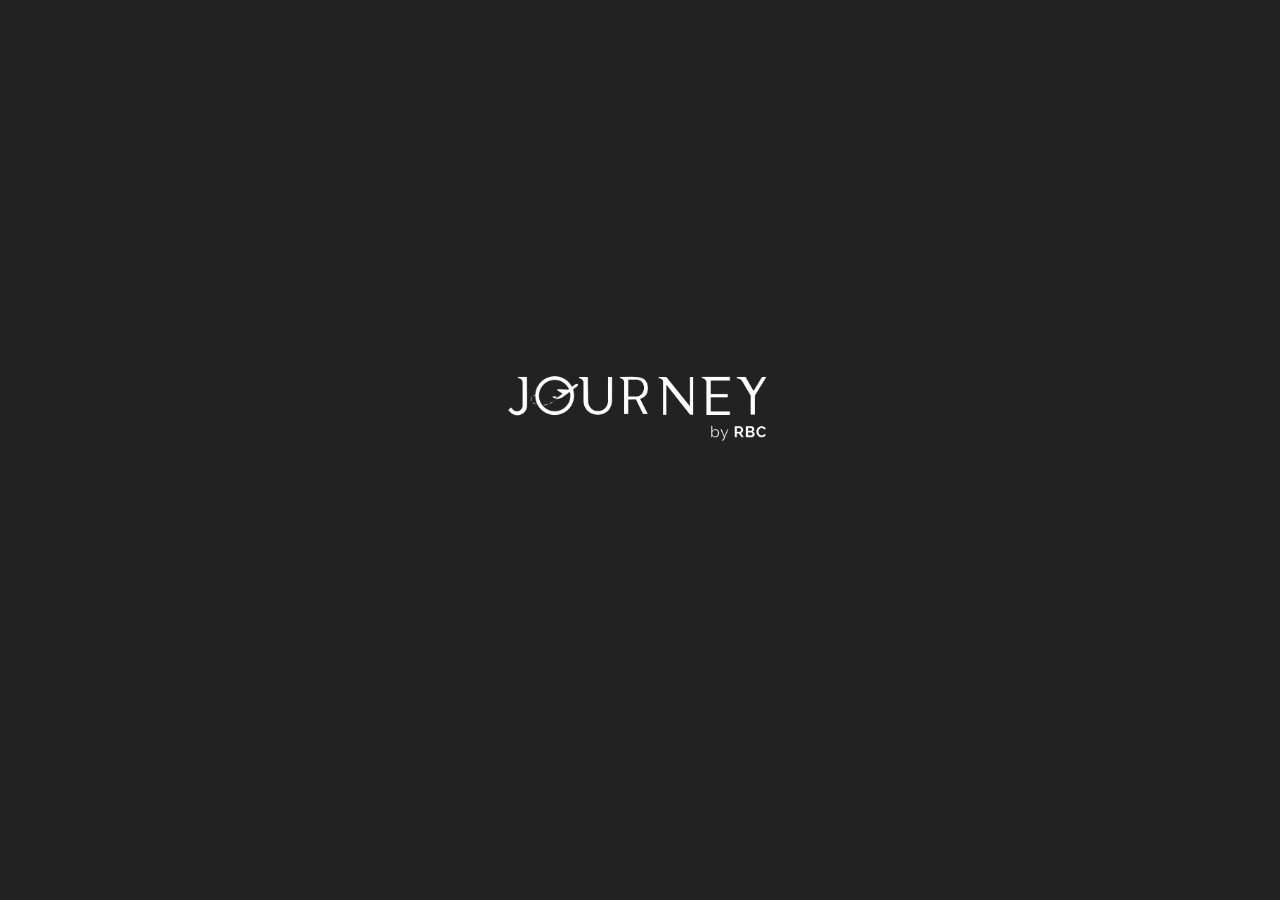
<file: public/index.html>
<!DOCTYPE HTML>
<!--
	Strongly Typed by HTML5 UP
	html5up.net | @ajlkn
	Free for personal and commercial use under the CCA 3.0 license (html5up.net/license)
-->
<html>

<head>
	<title>✈ JOURNEY ✈</title>
	<meta charset="utf-8" />
	<meta name="viewport" content="width=device-width, initial-scale=1" />
	<!--[if lte IE 8]><script src="assets/js/ie/html5shiv.js"></script><![endif]-->
	<link rel="stylesheet" href="assets/css/index.css" />
	<!--<link rel="stylesheet" href="assets/css/custom.css" />-->
	<!--[if lte IE 8]><link rel="stylesheet" href="assets/css/ie8.css" /><![endif]-->
</head>

<body class="homepage">
	<div id="page-wrapper">

		<img src="images/logo-black.png" class="logo">

		<div class="bottom">
		<a href="newhome.html" class="button icon continue">Continue as <strong>Theresa J. Lee</strong></a>
		<a href="#" class="button icon fa-file">Sign in with different account</a>
		</div>
	</div>


	<!-- Scripts -->
	<script src="assets/js/jquery.min.js"></script>
	<script src="assets/js/jquery.dropotron.min.js"></script>
	<script src="assets/js/skel.min.js"></script>
	<script src="assets/js/skel-viewport.min.js"></script>
	<script src="assets/js/util.js"></script>
	<script src="assets/js/transit.js"></script>
	<!--[if lte IE 8]><script src="assets/js/ie/respond.min.js"></script><![endif]-->
	<script src="assets/js/index.js"></script>

</body>

</html>
</file>
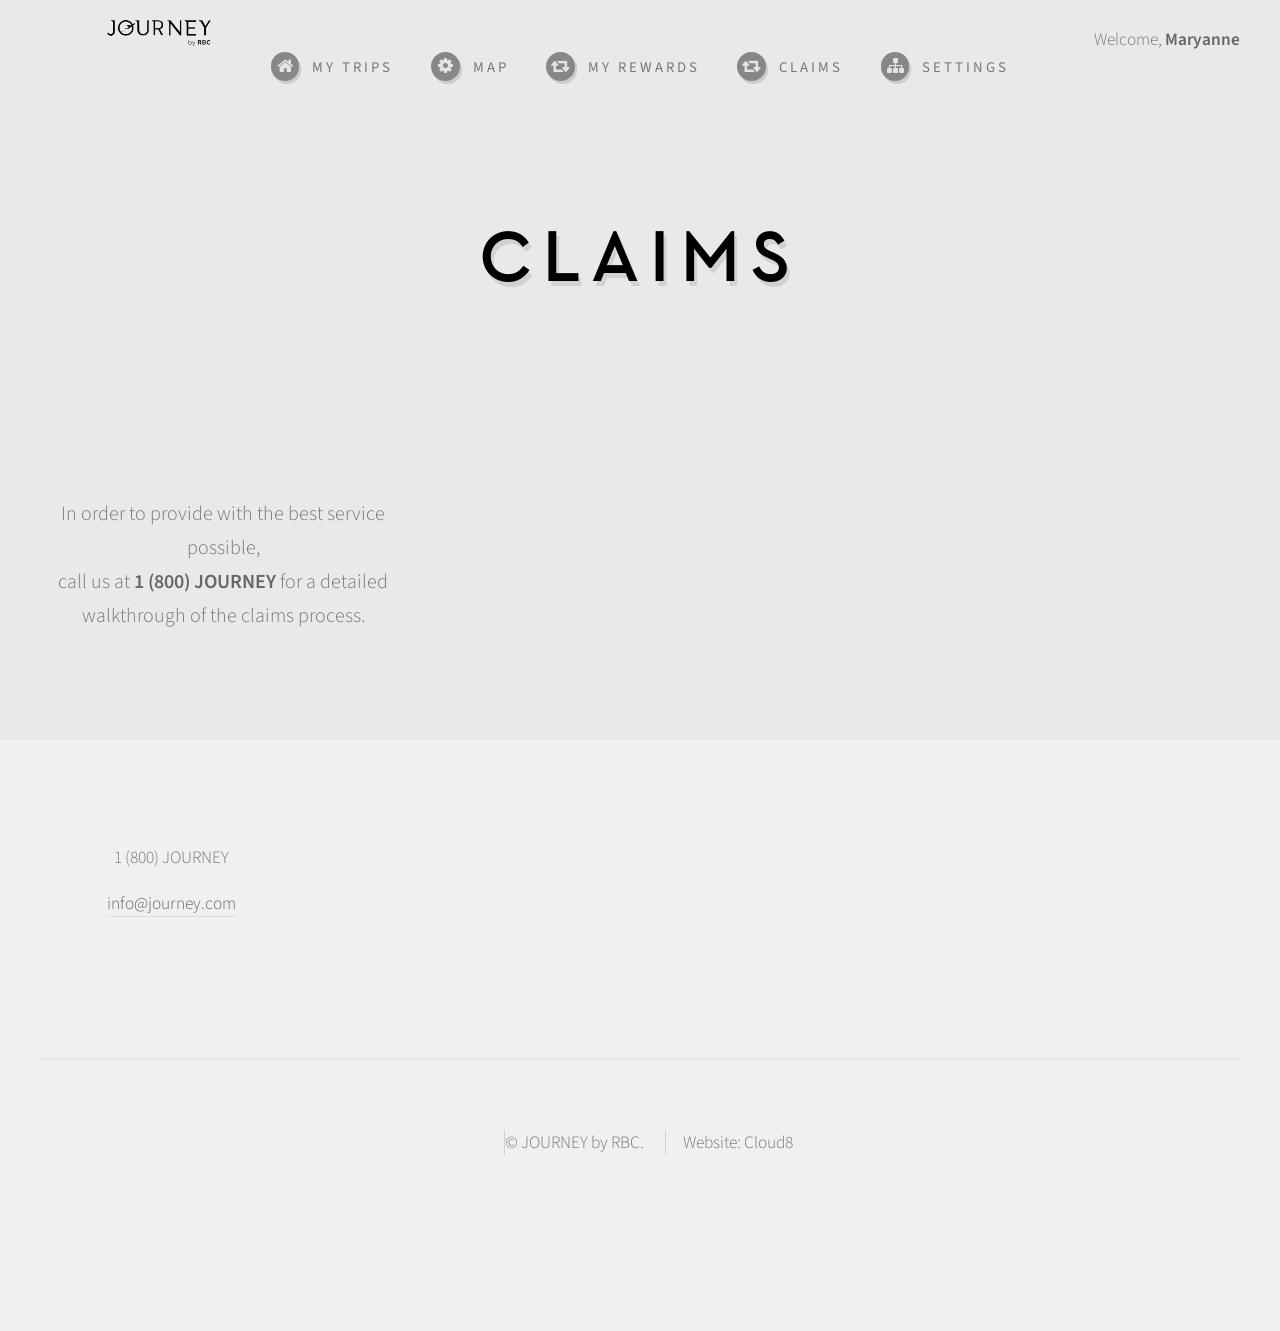
<file: public/claim.html>
<!DOCTYPE HTML>
<!--
	Strongly Typed by HTML5 UP
	html5up.net | @ajlkn
	Free for personal and commercial use under the CCA 3.0 license (html5up.net/license)
-->
<html>

<head>
	<title>✈ JOURNEY ✈</title>
	<meta charset="utf-8" />
	<meta name="viewport" content="width=device-width, initial-scale=1" />
	<!--[if lte IE 8]><script src="assets/js/ie/html5shiv.js"></script><![endif]-->
	<link rel="stylesheet" href="assets/css/main.css" />
	<link rel="stylesheet" href="assets/css/custom.css" />
	<!--[if lte IE 8]><link rel="stylesheet" href="assets/css/ie8.css" /><![endif]-->
</head>

<body class="homepage">
	<div id="page-wrapper">

		<!-- Header -->
		<div id="header-wrapper">
			<div id="header" class="container">

				<div class="profile">
					<div class="profileText">Welcome, <strong>Maryanne</strong></div>
				</div>

				<img src="images/logo-black-2.png" class="logo">

				<!-- Logo -->
				<h1 id="logo">Claims</h1>

				<!-- Nav -->
				<nav id="nav">
					<ul>
						<li><a class="icon fa-home" href="home.html"><span>My Trips</span></a></li>
						<li><a class="icon fa-cog" href="maps/index.html"><span>Map</span></a></li>
						<li><a class="icon fa-retweet" href="rewards.html"><span>My Rewards</span></a></li>
						<li><a class="icon fa-retweet" href="claim.html"><span>Claims</span></a></li>
						<li><a class="icon fa-sitemap" href="no-sidebar.html"><span>Settings</span></a></li>
					</ul>
				</nav>

			</div>
		</div>

		<!-- Features -->
		<div id="features-wrapper">
			<section id="features" class="container">
				<div class="row">
					<div class="4u 12u(mobile)">
						<!-- Feature -->
						<section style="font-size:20px;line-height: 170%">

							In order to provide with the best service possible,<br> call us at <b>1 (800) JOURNEY</b> for a detailed <br> walkthrough of the claims process.

						</section>
					</div>
				</div>
			</section>
		</div>

		<!-- Footer -->
		<div id="footer-wrapper">
			<div id="footer" class="container">
				<div class="row">
					<div class="6u 12u(mobile)">
						<section>
							<div class="row">
								<div class="6u 12u(mobile)">
									<ul class="icons" style="text-align:center">
										<li class="icon">
											1 (800) JOURNEY
										</li>
										<li class="icon">
											<a href="#">info@journey.com</a>
										</li>
									</ul>
								</div>
							</div>
						</section>
					</div>
				</div>
			</div>
			<div id="copyright" class="container">
				<ul class="links">
					<li>&copy; JOURNEY by RBC.</li>
					<li>Website: Cloud8</li>
				</ul>
			</div>
		</div>

	</div>

	<!-- Scripts -->
	<script src="assets/js/jquery.min.js"></script>
	<script src="assets/js/jquery.dropotron.min.js"></script>
	<script src="assets/js/skel.min.js"></script>
	<script src="assets/js/skel-viewport.min.js"></script>
	<script src="assets/js/util.js"></script>
	<!--[if lte IE 8]><script src="assets/js/ie/respond.min.js"></script><![endif]-->
	<script src="assets/js/main.js"></script>

</body>

</html>
</file>
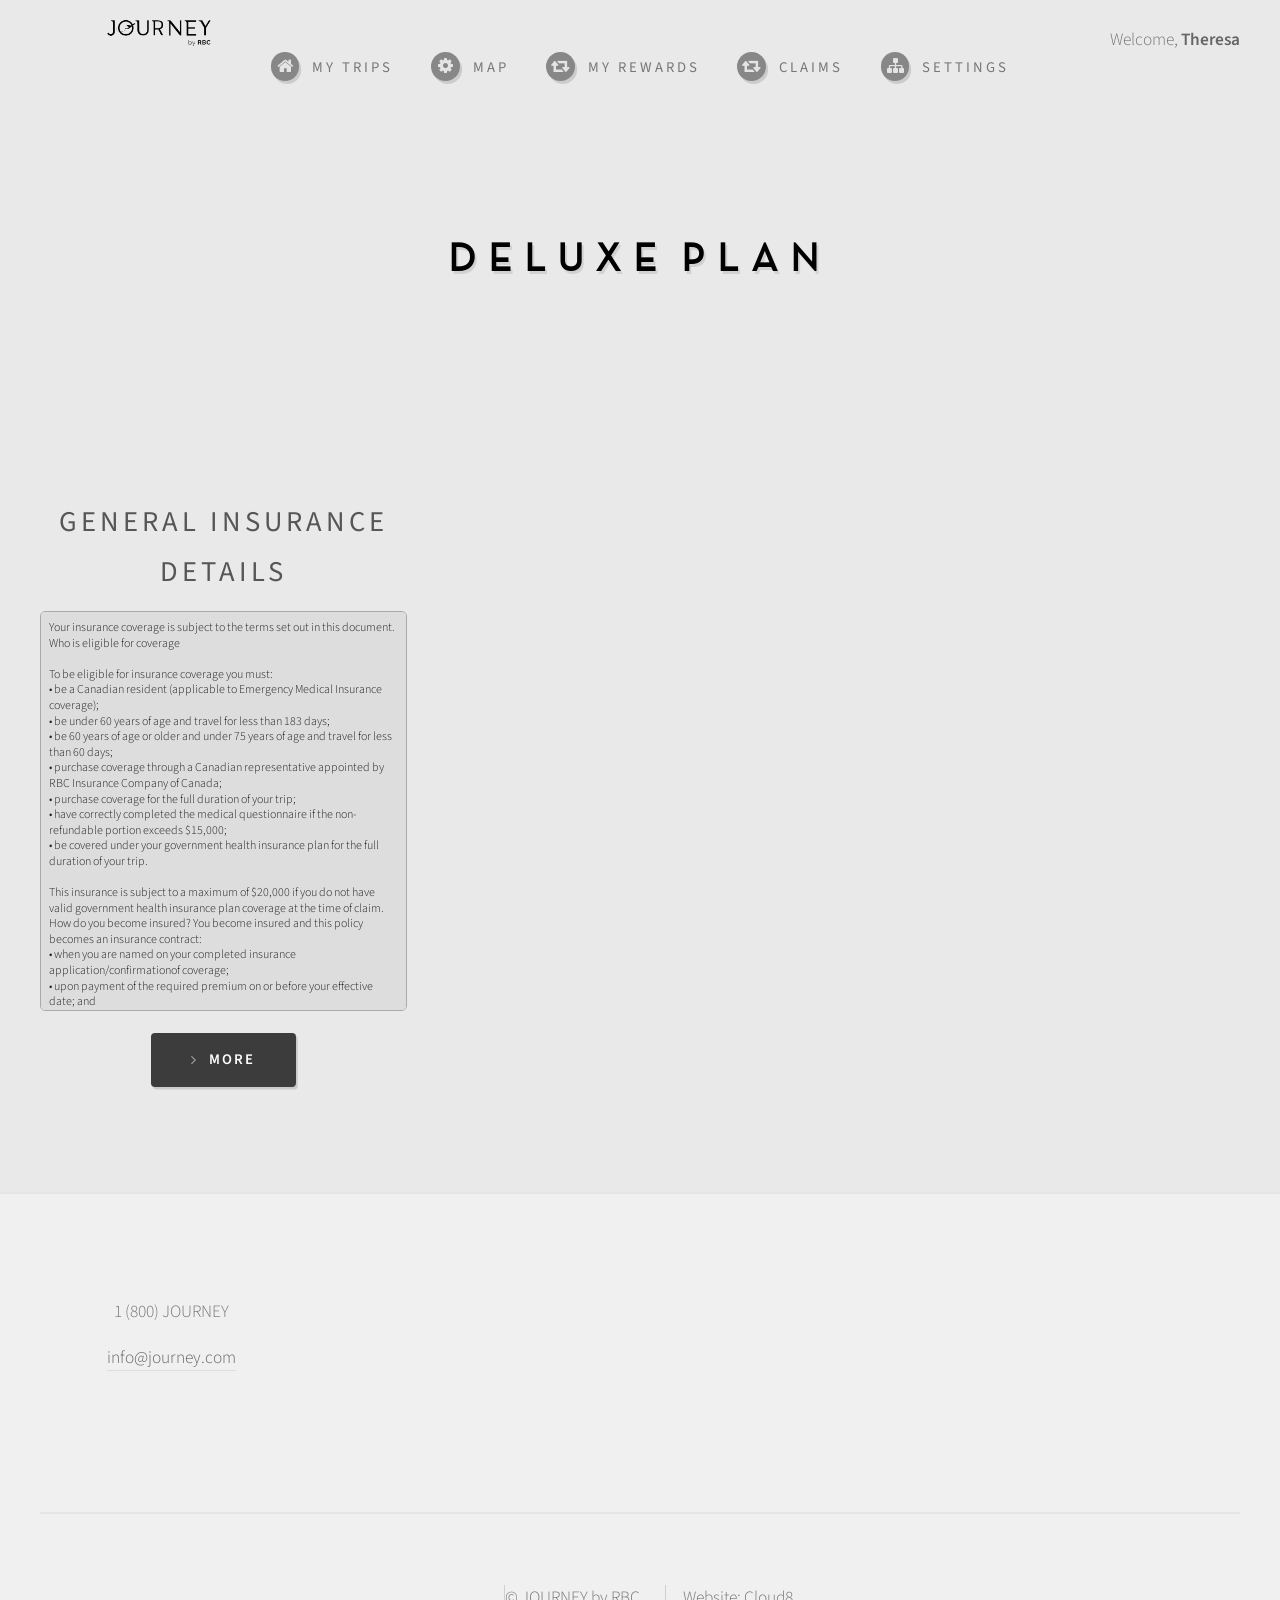
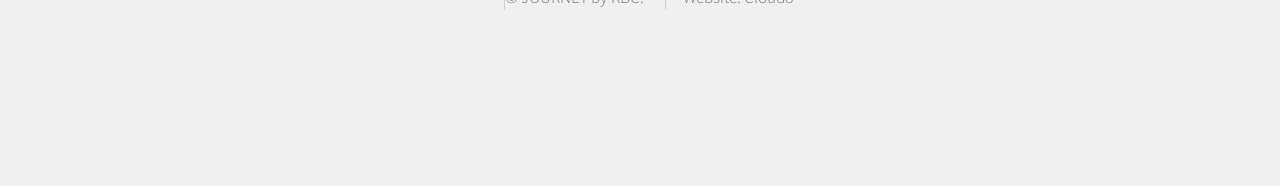
<file: public/deluxe.html>
<!DOCTYPE HTML>
<!--
	Strongly Typed by HTML5 UP
	html5up.net | @ajlkn
	Free for personal and commercial use under the CCA 3.0 license (html5up.net/license)
-->
<html>

<head>
	<title>✈ JOURNEY ✈</title>
	<meta charset="utf-8" />
	<meta name="viewport" content="width=device-width, initial-scale=1" />
	<!--[if lte IE 8]><script src="assets/js/ie/html5shiv.js"></script><![endif]-->
	<link rel="stylesheet" href="assets/css/main.css" />
	<link rel="stylesheet" href="assets/css/custom.css" />
	<!--[if lte IE 8]><link rel="stylesheet" href="assets/css/ie8.css" /><![endif]-->
</head>

<body class="homepage">
	<div id="page-wrapper">

		<!-- Header -->
		<div id="header-wrapper">
			<div id="header" class="container">

				<div class="profile">
					<div class="profileText">Welcome, <strong>Theresa</strong></div>
				</div>

				<img src="images/logo-black-2.png" class="logo">

				<!-- Logo -->
				<h1 id="logo" class="delSizeFix">Deluxe Plan</h1>

				<!-- Nav -->
				<nav id="nav">
					<ul>
						<li><a class="icon fa-home" href="home.html"><span>My Trips</span></a></li>
						<li><a class="icon fa-cog" href="maps/index.html"><span>Map</span></a></li>
						<li><a class="icon fa-retweet" href="rewards.html"><span>My Rewards</span></a></li>
						<li><a class="icon fa-retweet" href="claim.html"><span>Claims</span></a></li>
						<li><a class="icon fa-sitemap" href="no-sidebar.html"><span>Settings</span></a></li>
					</ul>
				</nav>

			</div>
		</div>

		<!-- Features -->
		<div id="features-wrapper">
			<section id="features" class="container">
				<div class="row">
					<div class="4u 12u(mobile)">
						<!-- Feature -->
						<section>
							<header>
								<h2>General Insurance Details</h2>
							</header>
							<div class="tos" style="text-align:left">
Your insurance coverage is subject to the terms set out in this document. Who is eligible for coverage <br><br>To be eligible for insurance coverage you must: <br>• be a Canadian resident (applicable to Emergency Medical Insurance coverage); <br>• be under 60 years of age and travel for less than 183 days; <br>• be 60 years of age or older and under 75 years of age and travel for less than 60 days; <br>• purchase coverage through a Canadian representative appointed by RBC Insurance Company of Canada; <br>• purchase coverage for the full duration of your trip; <br>• have correctly completed the medical questionnaire if the non-refundable portion exceeds $15,000; <br>• be covered under your government health insurance plan for the full duration of your trip. <br><br>This insurance is subject to a maximum of $20,000 if you do not have valid government health insurance plan coverage at the time of claim. How do you become insured? You become insured and this policy becomes an insurance contract: <br>• when you are named on your completed insurance application/confirmationof coverage; <br>• upon payment of the required premium on or before your effective date; and <br>• upon completion of the medical questionnaire, where applicable. <br><br>In addition, an infant travelling with an immediate family member covered under Deluxe Package, is insured under the terms of our Emergency Medical Insurance, and we will not charge a premium for the infant’s coverage.<br><br>To be eligible for insurance coverage you must: <br>• be a Canadian resident (applicable to Emergency Medical Insurance coverage); <br>• be under 60 years of age and travel for less than 183 days; <br>• be 60 years of age or older and under 75 years of age and travel for less than 60 days; <br>• purchase coverage through a Canadian representative appointed by RBC Insurance Company of Canada; <br>• purchase coverage for the full duration of your trip; <br>• have correctly completed the medical questionnaire if the non-refundable portion exceeds $15,000; <br>• be covered under your government health insurance plan for the full duration of your trip. <br><br>This insurance is subject to a maximum of $20,000 if you do not have valid government health insurance plan coverage at the time of claim. How do you become insured? You become insured and this policy becomes an insurance contract: <br>• when you are named on your completed insurance application/confirmationof coverage; <br>• upon payment of the required premium on or before your effective date; and <br>• upon completion of the medical questionnaire, where applicable. <br><br>In addition, an infant travelling with an immediate family member covered under Deluxe Package, is insured under the terms of our Emergency Medical Insurance, and we will not charge a premium for the infant’s coverage.
							</div>
							<ul class="actions">
								<li><a href="deluxe2.html" class="button icon fa-angle-right">More</a></li>
							</ul>
						</section>
					</div>
				</div>
			</section>
		</div>

		<!-- Footer -->
		<div id="footer-wrapper">
			<div id="footer" class="container">
				<div class="row">
					<div class="6u 12u(mobile)">
						<section>
							<div class="row">
								<div class="6u 12u(mobile)">
									<ul class="icons" style="text-align:center">
										<li class="icon">
											1 (800) JOURNEY
										</li>
										<li class="icon">
											<a href="#">info@journey.com</a>
										</li>
									</ul>
								</div>
							</div>
						</section>
					</div>
				</div>
			</div>
			<div id="copyright" class="container">
				<ul class="links">
					<li>&copy; JOURNEY by RBC.</li>
					<li>Website: Cloud8</li>
				</ul>
			</div>
		</div>

	</div>

	<!-- Scripts -->
	<script src="assets/js/jquery.min.js"></script>
	<script src="assets/js/jquery.dropotron.min.js"></script>
	<script src="assets/js/skel.min.js"></script>
	<script src="assets/js/skel-viewport.min.js"></script>
	<script src="assets/js/util.js"></script>
	<!--[if lte IE 8]><script src="assets/js/ie/respond.min.js"></script><![endif]-->
	<script src="assets/js/main.js"></script>

</body>

</html>
</file>
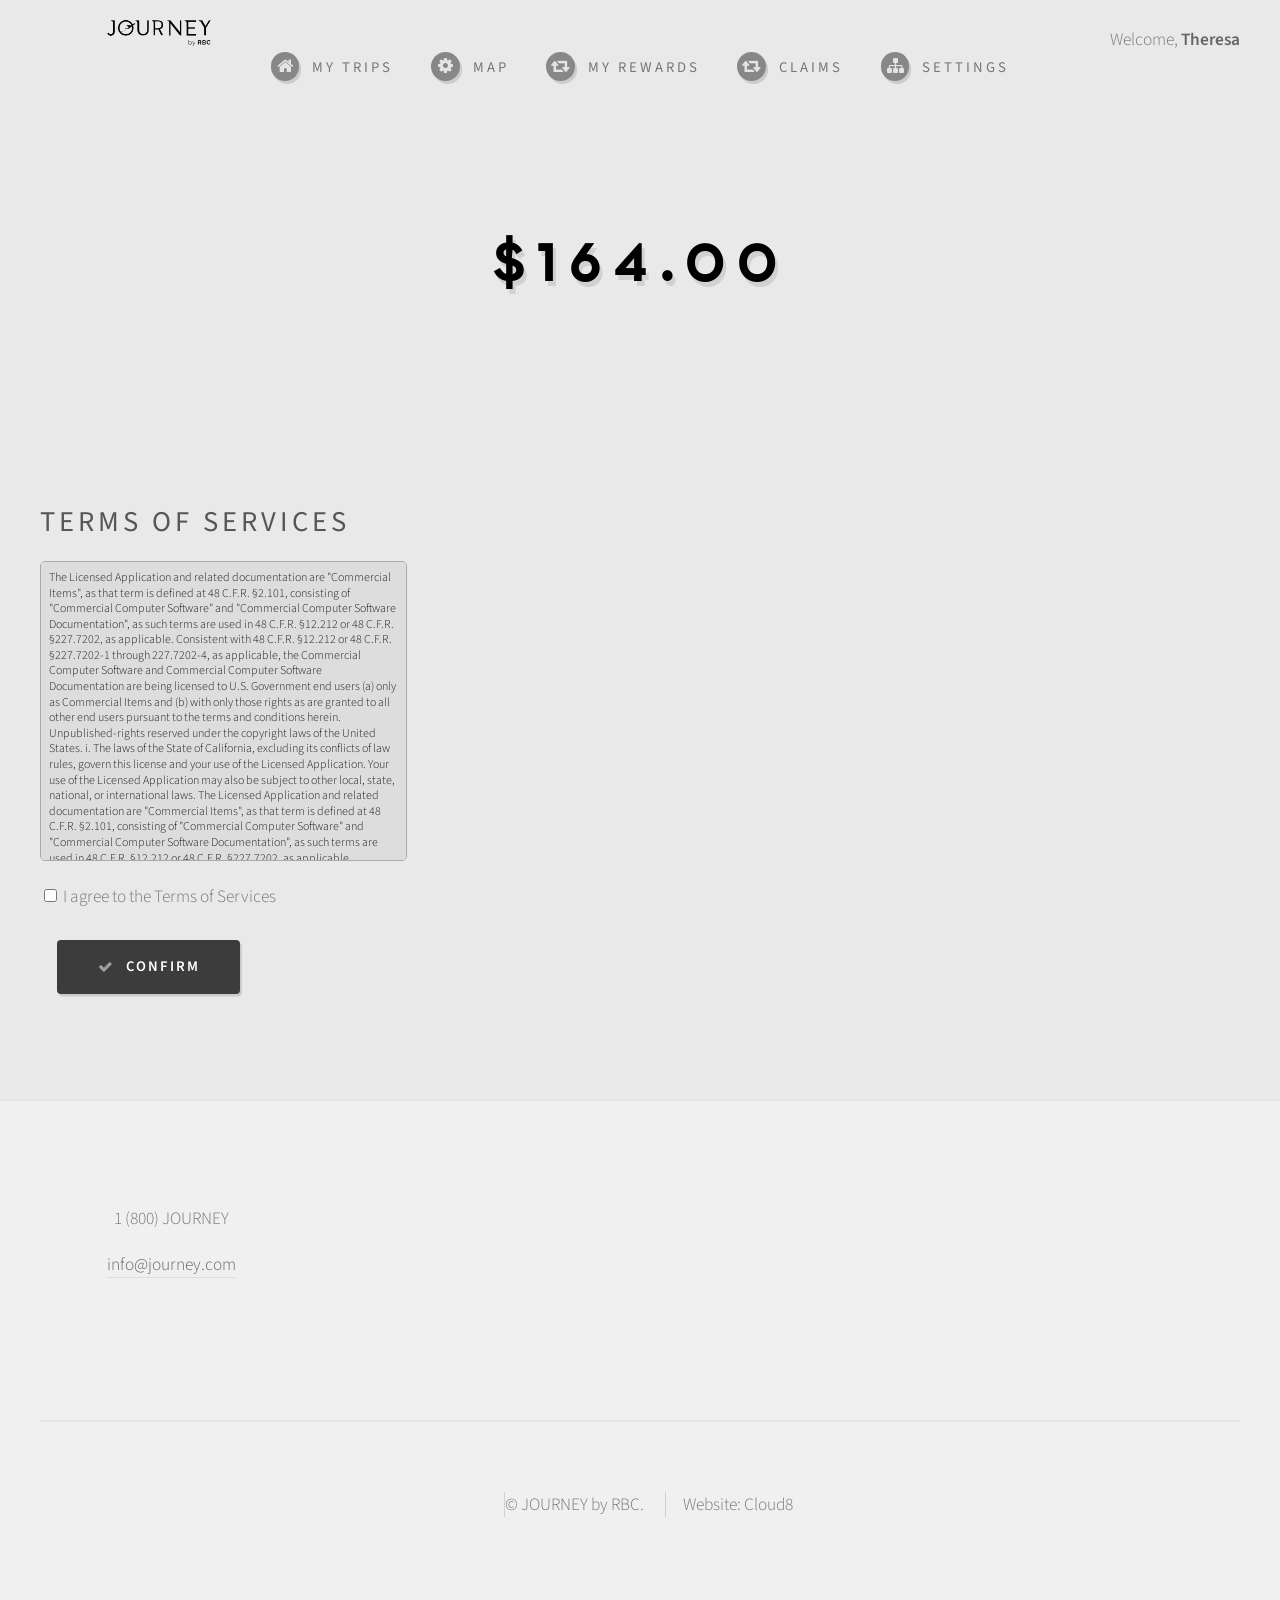
<file: public/deluxe3.html>
<!DOCTYPE HTML>
<!--
	Strongly Typed by HTML5 UP
	html5up.net | @ajlkn
	Free for personal and commercial use under the CCA 3.0 license (html5up.net/license)
-->
<html>

<head>
	<title>✈ JOURNEY ✈</title>
	<meta charset="utf-8" />
	<meta name="viewport" content="width=device-width, initial-scale=1" />
	<!--[if lte IE 8]><script src="assets/js/ie/html5shiv.js"></script><![endif]-->
	<link rel="stylesheet" href="assets/css/main.css" />
	<link rel="stylesheet" href="assets/css/custom.css" />
	<!--[if lte IE 8]><link rel="stylesheet" href="assets/css/ie8.css" /><![endif]-->
</head>

<body class="homepage">
	<div id="page-wrapper">

		<!-- Header -->
		<div id="header-wrapper">
			<div id="header" class="container">

				<div class="profile">
					<div class="profileText">Welcome, <strong>Theresa</strong></div>
				</div>

				<img src="images/logo-black-2.png" class="logo">

				<!-- Logo -->
				<h1 id="logo">$164.00</h1>

				<!-- Nav -->
				<nav id="nav">
					<ul>
						<li><a class="icon fa-home" href="home.html"><span>My Trips</span></a></li>
						<li><a class="icon fa-cog" href="maps/index.html"><span>Map</span></a></li>
						<li><a class="icon fa-retweet" href="rewards.html"><span>My Rewards</span></a></li>
						<li><a class="icon fa-retweet" href="claim.html"><span>Claims</span></a></li>
						<li><a class="icon fa-sitemap" href="no-sidebar.html"><span>Settings</span></a></li>
					</ul>
				</nav>

			</div>
		</div>

		<!-- Features -->
		<div id="features-wrapper">
			<section id="features" class="container">
				<div class="row">
					<div class="4u 12u(mobile)">
						<!-- Feature -->
						<section style="text-align:left">
							<header>
								<h2>Terms of Services</h2>
							</header>
							<div class="tos tosFix" style="text-align:left">
								The Licensed Application and related documentation are "Commercial Items", as that term is defined at 48 C.F.R. §2.101, consisting
								of "Commercial Computer Software" and "Commercial Computer Software Documentation", as such terms are used in 48
								C.F.R. §12.212 or 48 C.F.R. §227.7202, as applicable. Consistent with 48 C.F.R. §12.212 or 48 C.F.R. §227.7202-1
								through 227.7202-4, as applicable, the Commercial Computer Software and Commercial Computer Software Documentation
								are being licensed to U.S. Government end users (a) only as Commercial Items and (b) with only those rights as are
								granted to all other end users pursuant to the terms and conditions herein. Unpublished-rights reserved under the
								copyright laws of the United States. i. The laws of the State of California, excluding its conflicts of law rules,
								govern this license and your use of the Licensed Application. Your use of the Licensed Application may also be subject
								to other local, state, national, or international laws. The Licensed Application and related documentation are "Commercial
								Items", as that term is defined at 48 C.F.R. §2.101, consisting of "Commercial Computer Software" and "Commercial
								Computer Software Documentation", as such terms are used in 48 C.F.R. §12.212 or 48 C.F.R. §227.7202, as applicable.
								Consistent with 48 C.F.R. §12.212 or 48 C.F.R. §227.7202-1 through 227.7202-4, as applicable, the Commercial Computer
								Software and Commercial Computer Software Documentation are being licensed to U.S. Government end users (a) only
								as Commercial Items and (b) with only those rights as are granted to all other end users pursuant to the terms and
								conditions herein. Unpublished-rights reserved under the copyright laws of the United States. i. The laws of the
								State of California, excluding its conflicts of law rules, govern this license and your use of the Licensed Application.
								Your use of the Licensed Application may also be subject to other local, state, national, or international laws.
								The Licensed Application and related documentation are "Commercial Items", as that term is defined at 48 C.F.R. §2.101,
								consisting of "Commercial Computer Software" and "Commercial Computer Software Documentation", as such terms are
								used in 48 C.F.R. §12.212 or 48 C.F.R. §227.7202, as applicable. Consistent with 48 C.F.R. §12.212 or 48 C.F.R. §227.7202-1
								through 227.7202-4, as applicable, the Commercial Computer Software and Commercial Computer Software Documentation
								are being licensed to U.S. Government end users (a) only as Commercial Items and (b) with only those rights as are
								granted to all other end users pursuant to the terms and conditions herein. Unpublished-rights reserved under the
								copyright laws of the United States. i. The laws of the State of California, excluding its conflicts of law rules,
								govern this license and your use of the Licensed Application. Your use of the Licensed Application may also be subject
								to other local, state, national, or international laws.
							</div>
							<ul class="actions">
								<form>
									<input type="checkbox" name="vehicle" value="Bike"> I agree to the Terms of Services<br>
								</form><br>
								<li><a href="deluxe4.html" class="button icon fa-check">Confirm</a></li>
							</ul>
						</section>
					</div>
				</div>
			</section>
		</div>

		<!-- Footer -->
		<div id="footer-wrapper">
			<div id="footer" class="container">
				<div class="row">
					<div class="6u 12u(mobile)">
						<section>
							<div class="row">
								<div class="6u 12u(mobile)">
									<ul class="icons" style="text-align:center">
										<li class="icon">
											1 (800) JOURNEY
										</li>
										<li class="icon">
											<a href="#">info@journey.com</a>
										</li>
									</ul>
								</div>
							</div>
						</section>
					</div>
				</div>
			</div>
			<div id="copyright" class="container">
				<ul class="links">
					<li>&copy; JOURNEY by RBC.</li>
					<li>Website: Cloud8</li>
				</ul>
			</div>
		</div>

	</div>

	<!-- Scripts -->
	<script src="assets/js/jquery.min.js"></script>
	<script src="assets/js/jquery.dropotron.min.js"></script>
	<script src="assets/js/skel.min.js"></script>
	<script src="assets/js/skel-viewport.min.js"></script>
	<script src="assets/js/util.js"></script>
	<!--[if lte IE 8]><script src="assets/js/ie/respond.min.js"></script><![endif]-->
	<script src="assets/js/main.js"></script>

</body>

</html>
</file>
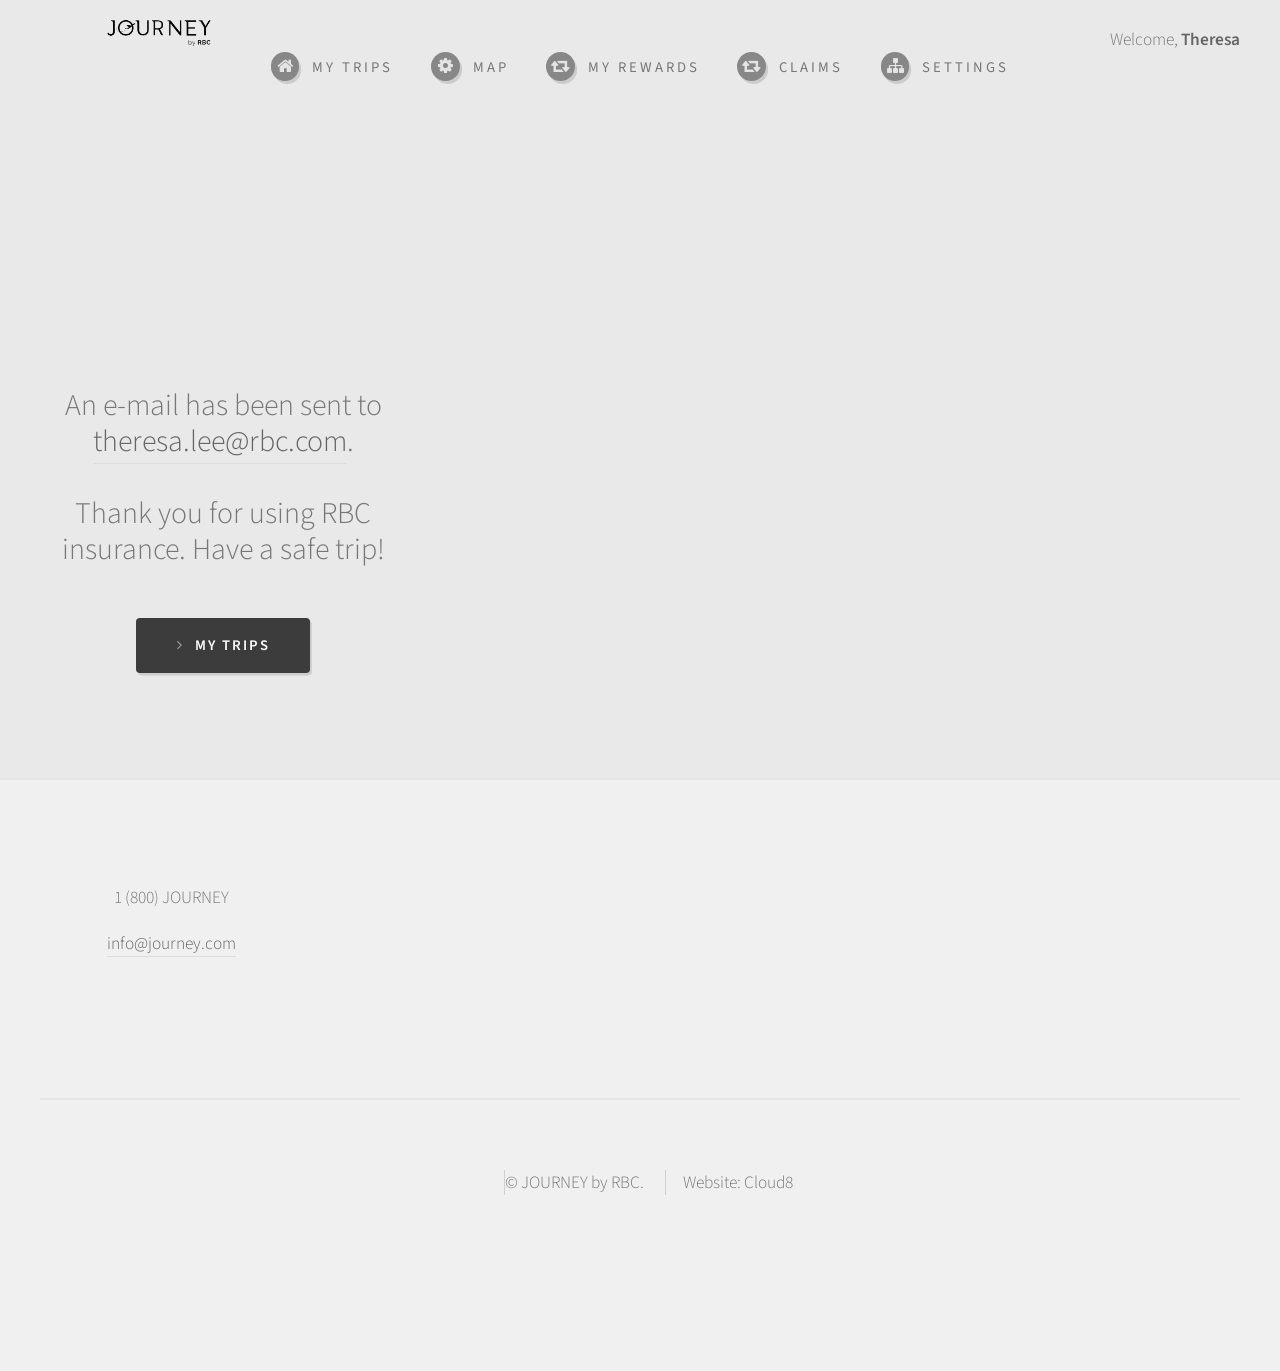
<file: public/deluxe4.html>
<!DOCTYPE HTML>
<!--
	Strongly Typed by HTML5 UP
	html5up.net | @ajlkn
	Free for personal and commercial use under the CCA 3.0 license (html5up.net/license)
-->
<html>

<head>
	<title>✈ JOURNEY ✈</title>
	<meta charset="utf-8" />
	<meta name="viewport" content="width=device-width, initial-scale=1" />
	<!--[if lte IE 8]><script src="assets/js/ie/html5shiv.js"></script><![endif]-->
	<link rel="stylesheet" href="assets/css/main.css" />
	<link rel="stylesheet" href="assets/css/custom.css" />
	<!--[if lte IE 8]><link rel="stylesheet" href="assets/css/ie8.css" /><![endif]-->
</head>

<body class="homepage">
	<div id="page-wrapper">

		<!-- Header -->
		<div id="header-wrapper">
			<div id="header" class="container">

				<div class="profile">
					<div class="profileText">Welcome, <strong>Theresa</strong></div>
				</div>

				<img src="images/logo-black-2.png" class="logo">

				<!-- Logo -->
				<!--<h1 id="logo" class="delSizeFix"><a href="#">Deluxe Plan</a></h1>-->

				<!-- Nav -->
				<nav id="nav">
					<ul>
						<li><a class="icon fa-home" href="home.html"><span>My Trips</span></a></li>
						<li><a class="icon fa-cog" href="maps/index.html"><span>Map</span></a></li>
						<li><a class="icon fa-retweet" href="rewards.html"><span>My Rewards</span></a></li>
						<li><a class="icon fa-retweet" href="claim.html"><span>Claims</span></a></li>
						<li><a class="icon fa-sitemap" href="no-sidebar.html"><span>Settings</span></a></li>
					</ul>
				</nav>

			</div>
		</div>

		<!-- Features -->
		<div id="features-wrapper" style="margin-top:-80px">
			<section id="features" class="container">
				<div class="row">
					<div class="4u 12u(mobile)">
						<!-- Feature -->
						<section>
							<div class="largeText">
							An e-mail has been sent to <a>theresa.lee@rbc.com</a>.
							<br><br>
							Thank you for using RBC insurance. Have a safe trip!
							</div><br>
							<ul class="actions">
								<li><a href="newhome.html" class="button icon fa-angle-right">My trips</a></li>
							</ul>
						</section>
					</div>
				</div>
			</section>
		</div>

		<!-- Footer -->
		<div id="footer-wrapper">
			<div id="footer" class="container">
				<div class="row">
					<div class="6u 12u(mobile)">
						<section>
							<div class="row">
								<div class="6u 12u(mobile)">
									<ul class="icons" style="text-align:center">
										<li class="icon">
											1 (800) JOURNEY
										</li>
										<li class="icon">
											<a href="#">info@journey.com</a>
										</li>
									</ul>
								</div>
							</div>
						</section>
					</div>
				</div>
			</div>
			<div id="copyright" class="container">
				<ul class="links">
					<li>&copy; JOURNEY by RBC.</li>
					<li>Website: Cloud8</li>
				</ul>
			</div>
		</div>

	</div>

	<!-- Scripts -->
	<script src="assets/js/jquery.min.js"></script>
	<script src="assets/js/jquery.dropotron.min.js"></script>
	<script src="assets/js/skel.min.js"></script>
	<script src="assets/js/skel-viewport.min.js"></script>
	<script src="assets/js/util.js"></script>
	<!--[if lte IE 8]><script src="assets/js/ie/respond.min.js"></script><![endif]-->
	<script src="assets/js/main.js"></script>

</body>

</html>
</file>
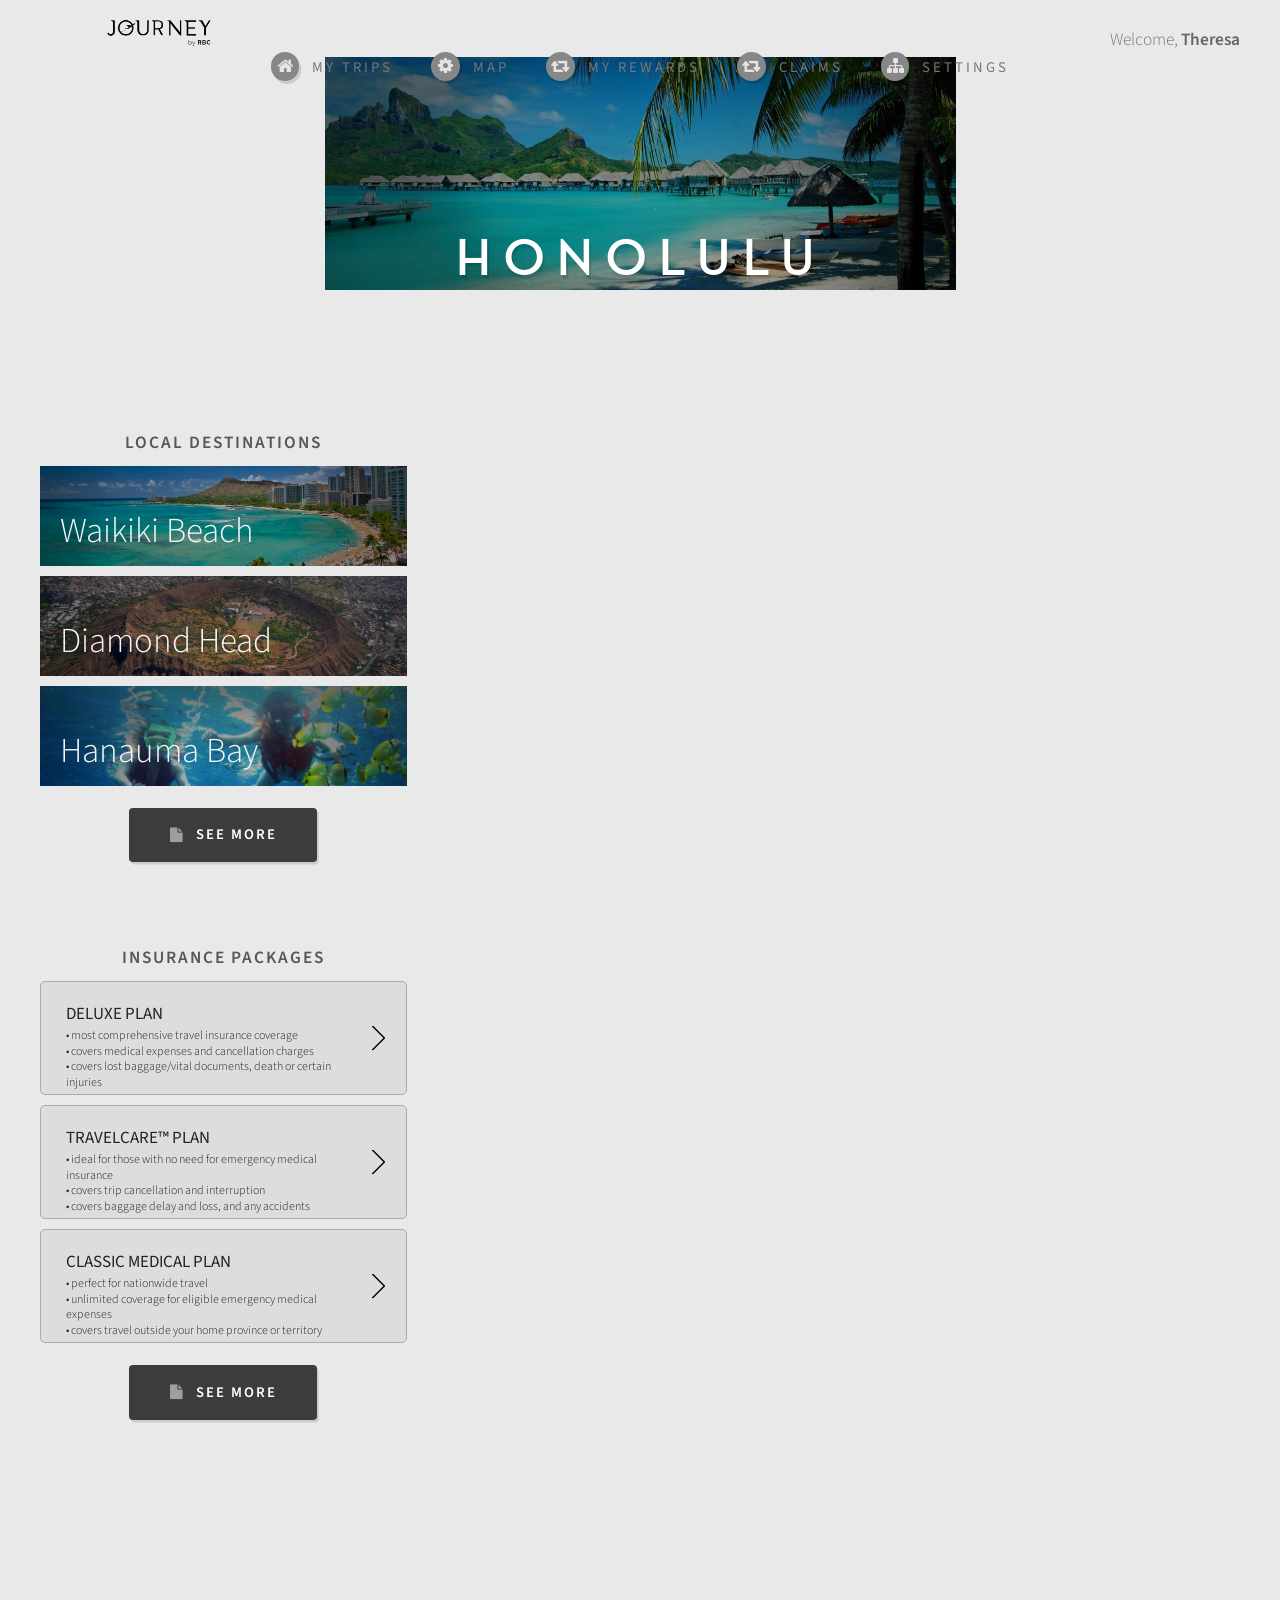
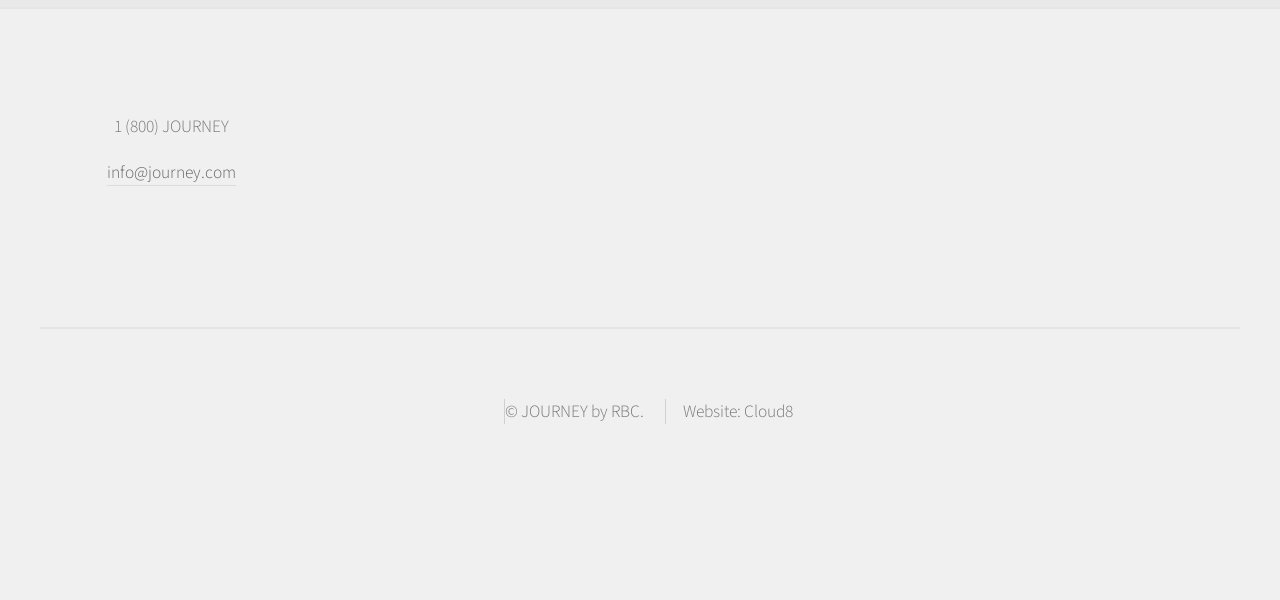
<file: public/hawaii.html>
<!DOCTYPE HTML>
<!--
	Strongly Typed by HTML5 UP
	html5up.net | @ajlkn
	Free for personal and commercial use under the CCA 3.0 license (html5up.net/license)
-->
<html>

<head>
	<title>✈ JOURNEY ✈</title>
	<meta charset="utf-8" />
	<meta name="viewport" content="width=device-width, initial-scale=1" />
	<!--[if lte IE 8]><script src="assets/js/ie/html5shiv.js"></script><![endif]-->
	<link rel="stylesheet" href="assets/css/main.css" />
	<link rel="stylesheet" href="assets/css/custom.css" />
	<!--[if lte IE 8]><link rel="stylesheet" href="assets/css/ie8.css" /><![endif]-->
</head>

<body class="homepage">
	<div id="page-wrapper">

		<!-- Header -->
		<div id="header-wrapper" class="honoluluHeader">
			<!--<div id="header" class="container cityHeader" style="box-shadow: none">-->
			<!--<div id="header-wrapper">-->
			<div id="header" class="container">

				<div class="profile">
					<div class="profileText">Welcome, <strong>Theresa</strong></div>
				</div>

				<img src="images/logo-black-2.png" class="logo">

				<!-- Logo -->
				<h1 id="logo" class="sizeFix">Honolulu</h1>
				<!--<div class="cityHeaderText">Honolulu</div>-->

				<!-- Nav -->
				<nav id="nav">

					<ul>
						<!--<li><a class="icon fa-home" href="home.html"><span><img src="images/kevin.jpg">Welcome, Theresa J. Lee!</span></a></li>-->
						<li><a class="icon fa-home" href="home.html"><span>My Trips</span></a></li>
						<li><a class="icon fa-cog" href="maps/index.html"><span>Map</span></a></li>
						<li><a class="icon fa-retweet" href="rewards.html"><span>My Rewards</span></a></li>
						<li><a class="icon fa-retweet" href="claim.html"><span>Claims</span></a></li>
						<li><a class="icon fa-sitemap" href="no-sidebar.html"><span>Settings</span></a></li>
					</ul>
				</nav>

			</div>
		</div>

		<!-- Features -->
		<div id="features-wrapper">
			<section id="features" class="container">
				<div class="row">
					<div class="4u 12u(mobile)">

						<p></p>

						<header>
							<h3>Local Destinations</h3>
						</header>


						<!-- Feature -->
						<section class="padding-bottom">
							<!--<a href="hawaii.html">-->
							<div class="location waikiki">
								<div class="imageText">Waikiki Beach</div>
							</div>
							<!--</a>-->
							<!--<a href="hawaii.html">-->
							<div class="location diamondhead">
								<div class="imageText">Diamond Head</div>
							</div>
							<div class="location bay">
								<div class="imageText">Hanauma Bay</div>
							</div>
							<ul class="actions">
								<li><a href="#" class="button icon fa-file">See More</a></li>
							</ul>
							<!--</a>-->
						</section>

						<header>
							<h3>Insurance Packages</h3>
						</header>
						<section class="padding-bottom">
							<a href="deluxe.html">
								<div class="location greyBG">
									<div class="insuranceText">
										<div class="largeInsText">DELUXE PLAN</div>
										• most comprehensive travel insurance coverage <br> • covers medical expenses and cancellation charges<br> • covers
										lost baggage/vital documents, death or certain injuries
									</div>
									<img src="images/next.svg" class="nextButtonTrav" alt="Journey supported" height="25" width="25">
								</div>
							</a>
							<div class="location greyBG">
								<div class="insuranceText">
									<div class="largeInsText">TRAVELCARE™ PLAN</div>
									• ideal for those with no need for emergency medical insurance<br> • covers trip cancellation and interruption<br>									• covers baggage delay and loss, and any accidents
								</div>
								<img src="images/next.svg" class="nextButtonTrav" alt="Journey supported" height="25" width="25">
							</div>
							<div class="location greyBG">
								<div class="insuranceText">
									<div class="largeInsText">CLASSIC MEDICAL PLAN</div>
									• perfect for nationwide travel<br> • unlimited coverage for eligible emergency medical expenses<br> • covers travel
									outside your home province or territory
								</div>
								<img src="images/next.svg" class="nextButtonTrav" alt="Journey supported" height="25" width="25">
							</div>
							<ul class="actions">
								<li><a href="#" class="button icon fa-file">See More</a></li>
							</ul>
							<!--</a>-->
						</section>
					</div>
				</div>
			</section>
		</div>




		<!-- Footer -->
		<div id="footer-wrapper">
			<div id="footer" class="container">
				<div class="row">
					<div class="6u 12u(mobile)">
						<section>
							<div class="row">
								<div class="6u 12u(mobile)">
									<ul class="icons" style="text-align:center">
										<li class="icon">
											1 (800) JOURNEY
										</li>
										<li class="icon">
											<a href="#">info@journey.com</a>
										</li>
									</ul>
								</div>
							</div>
						</section>
					</div>
				</div>
			</div>
			<div id="copyright" class="container">
				<ul class="links">
					<li>&copy; JOURNEY by RBC.</li>
					<li>Website: Cloud8</li>
				</ul>
			</div>
		</div>

	</div>

	<!-- Scripts -->
	<script src="assets/js/jquery.min.js"></script>
	<script src="assets/js/jquery.dropotron.min.js"></script>
	<script src="assets/js/skel.min.js"></script>
	<script src="assets/js/skel-viewport.min.js"></script>
	<script src="assets/js/util.js"></script>
	<!--[if lte IE 8]><script src="assets/js/ie/respond.min.js"></script><![endif]-->
	<script src="assets/js/main.js"></script>

</body>

</html>
</file>
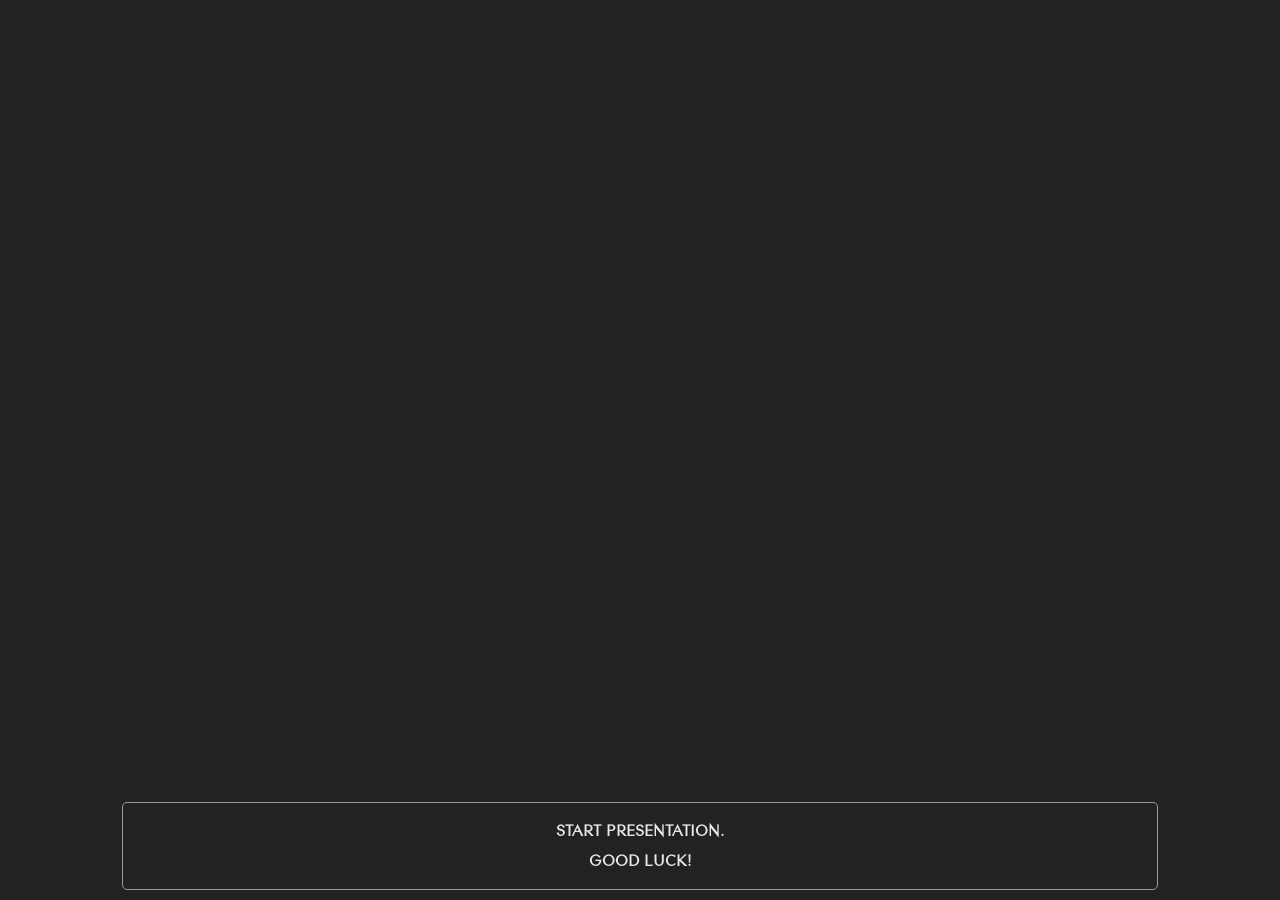
<file: public/present.html>
<!DOCTYPE HTML>
<!--
	Strongly Typed by HTML5 UP
	html5up.net | @ajlkn
	Free for personal and commercial use under the CCA 3.0 license (html5up.net/license)
-->
<html>

<head>
	<title>✈ JOURNEY ✈</title>
	<meta charset="utf-8" />
	<meta name="viewport" content="width=device-width, initial-scale=1" />
	<!--[if lte IE 8]><script src="assets/js/ie/html5shiv.js"></script><![endif]-->
	<link rel="stylesheet" href="assets/css/index.css" />
	<!--<link rel="stylesheet" href="assets/css/custom.css" />-->
	<!--[if lte IE 8]><link rel="stylesheet" href="assets/css/ie8.css" /><![endif]-->
</head>

<body class="homepage">
	<div id="page-wrapper">
		<div class="bottom">
			<div class="button icon beginPres" style="opacity:1">Start presentation.<br><br> Good luck!</div>
		</div>
	</div>


	<!-- Scripts -->
	<script src="assets/js/jquery.min.js"></script>
	<script src="assets/js/jquery.dropotron.min.js"></script>
	<script src="assets/js/skel.min.js"></script>
	<script src="assets/js/skel-viewport.min.js"></script>
	<script src="assets/js/util.js"></script>
	<script src="assets/js/transit.js"></script>
	<!--[if lte IE 8]><script src="assets/js/ie/respond.min.js"></script><![endif]-->
	<!--<script src="assets/js/index.js"></script>-->
	<script>
		$(document).ready(function () {
			$(".beginPres").click(function () {
				$(".beginPres").transition({ opacity: 0 }, 2000, function(){
					window.location.href = "index.html";
				});
			})

		})
	</script>

</body>

</html>
</file>
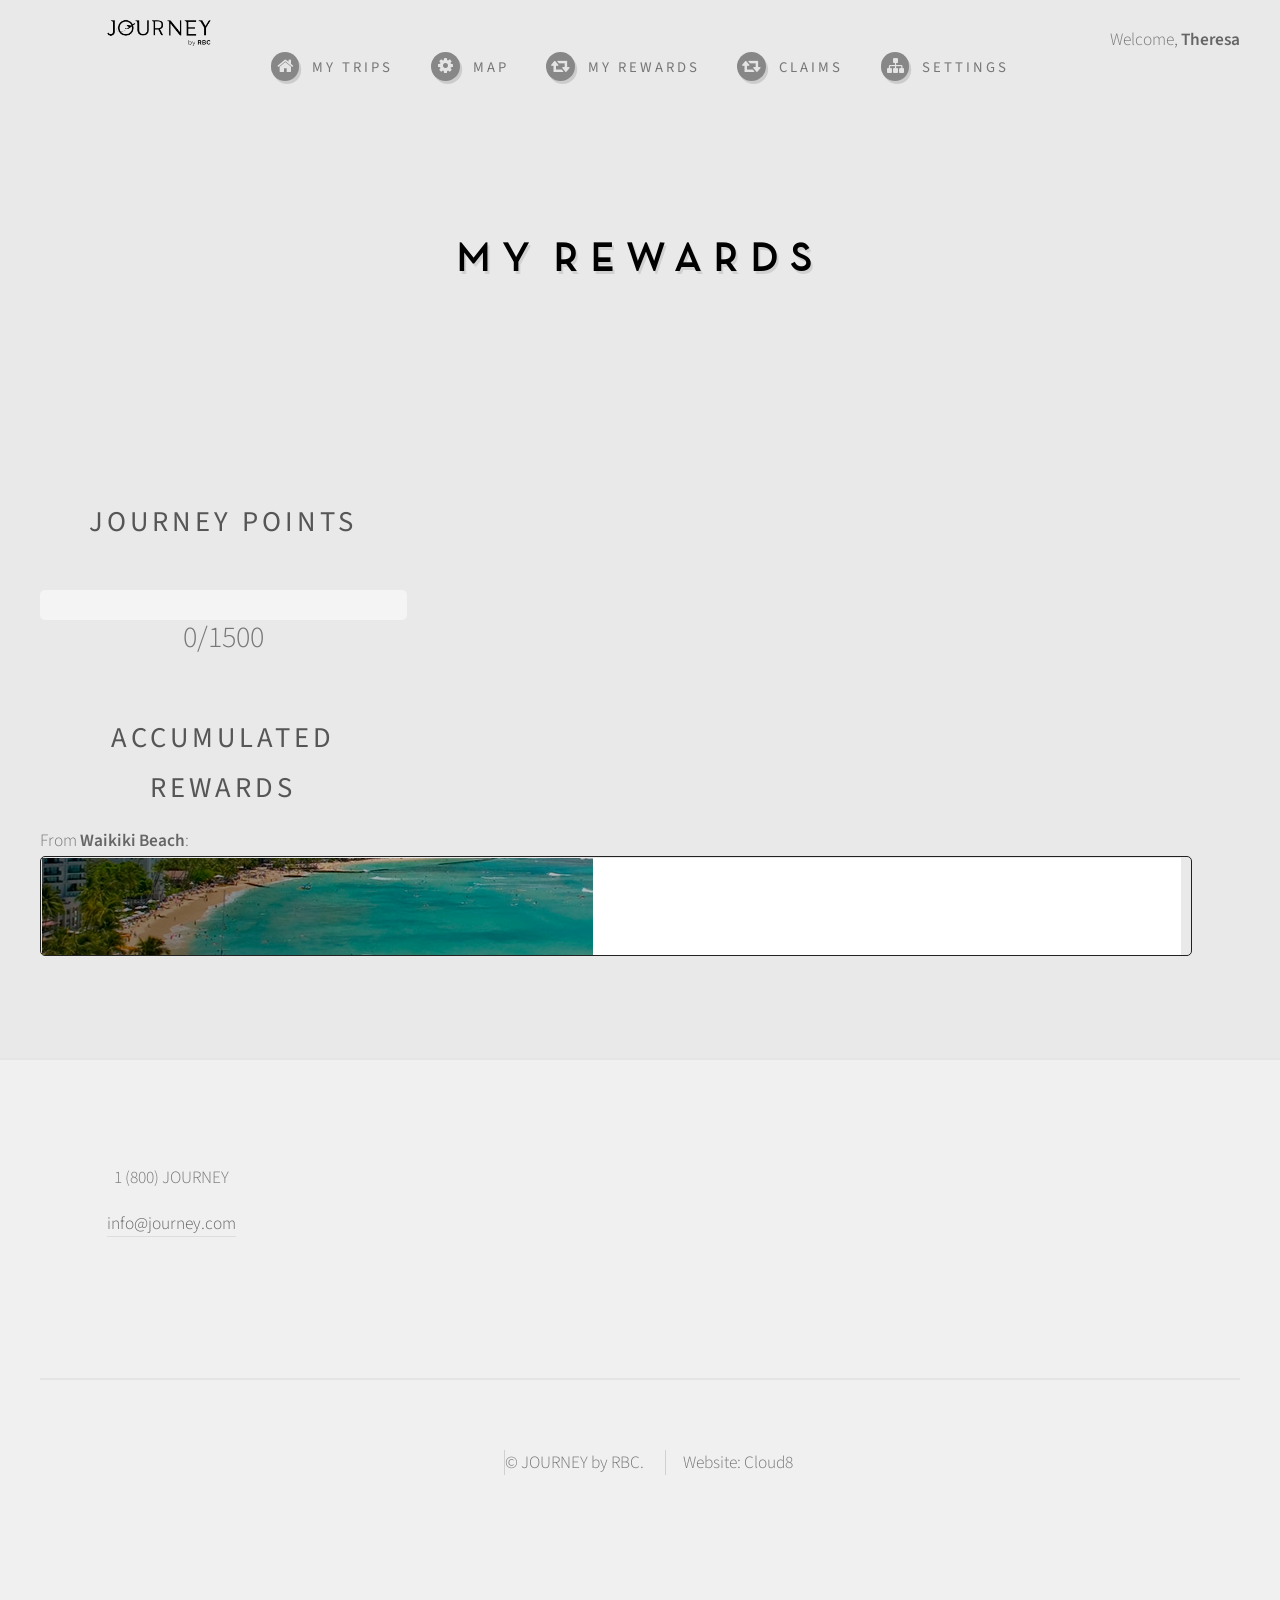
<file: public/rewards.html>
<!DOCTYPE HTML>
<!--
	Strongly Typed by HTML5 UP
	html5up.net | @ajlkn
	Free for personal and commercial use under the CCA 3.0 license (html5up.net/license)
-->
<html>

<head>
	<title>✈ JOURNEY ✈</title>
	<meta charset="utf-8" />
	<meta name="viewport" content="width=device-width, initial-scale=1" />
	<!--[if lte IE 8]><script src="assets/js/ie/html5shiv.js"></script><![endif]-->
	<link rel="stylesheet" href="assets/css/main.css" />
	<link rel="stylesheet" href="assets/css/custom.css" />
	<!--[if lte IE 8]><link rel="stylesheet" href="assets/css/ie8.css" /><![endif]-->
</head>

<body class="homepage">
	<div id="page-wrapper">

		<!-- Header -->
		<div id="header-wrapper">
			<div id="header" class="container">
				<div class="profile">
					<div class="profileText">Welcome, <strong>Theresa</strong></div>
				</div>

				<img src="images/logo-black-2.png" class="logo">

				<!-- Logo -->
				<h1 id="logo" class="delSizeFix">My Rewards</h1>

				<!-- Nav -->
				<nav id="nav">
					<ul>
						<li><a class="icon fa-home" href="newhome.html"><span>My Trips</span></a></li>
						<li><a class="icon fa-cog" href="maps/index.html"><span>Map</span></a></li>
						<li><a class="icon fa-retweet" href="rewards.html"><span>My Rewards</span></a></li>
						<li><a class="icon fa-retweet" href="claim.html"><span>Claims</span></a></li>
						<li><a class="icon fa-sitemap" href="no-sidebar.html"><span>Settings</span></a></li>
					</ul>
				</nav>

			</div>
		</div>

		<!-- Features -->
		<div id="features-wrapper">
			<section id="features" class="container">
				<div class="row">
					<div class="4u 12u(mobile)">
						<!-- Feature -->
						<section>
							<header>
								<h2>JOURNEY Points</h2>
							</header><br>


							<div id="myProgress">
								<div id="myBar"></div>
							</div>
							<center class="largeText">
								0/1500
							</center>
							<br><br>
							
							<header>
								<h2>Accumulated Rewards</h2>
							</header>
							<div style="text-align:left">From <b>Waikiki Beach</b>:</div>
							<div class="reward">
								<div class="vertCent largeInsText">300 JOURNEY Points</div>
							</div>


							<div class="scratchie" data-scratchie="images/waikiki_scratch.png">
								<div class="scratchie__secret" style="visibility: hidden;">
									<!--<h1 style="text-align: center;margin-left:125px">'Allo, 'Allo!</h1>-->
								</div>
							</div>



						</section>
					</div>
				</div>
			</section>
		</div>


		<!-- Footer -->
		<div id="footer-wrapper">
			<div id="footer" class="container">
				<div class="row">
					<div class="6u 12u(mobile)">
						<section>
							<div class="row">
								<div class="6u 12u(mobile)">
									<ul class="icons" style="text-align:center">
										<li class="icon">
											1 (800) JOURNEY
										</li>
										<li class="icon">
											<a href="#">info@journey.com</a>
										</li>
									</ul>
								</div>
							</div>
						</section>
					</div>
				</div>
			</div>
			<div id="copyright" class="container">
				<ul class="links">
					<li>&copy; JOURNEY by RBC.</li>
					<li>Website: Cloud8</li>
				</ul>
			</div>
		</div>
	</div>

	<!-- Scripts -->
	<script src="assets/js/jquery.min.js"></script>
	<script src="assets/js/jquery.dropotron.min.js"></script>
	<script src="assets/js/skel.min.js"></script>
	<script src="assets/js/skel-viewport.min.js"></script>
	<script src="assets/js/util.js"></script>
	<script src="assets/js/scratchie.js"></script>
	<script>
		(function() {

			var scratchie = new Scratchie('[data-scratchie]', {
				brush: 'brush.png',
				onRenderEnd: function() {
					// Show the form when Image is loaded.
					this.element.querySelectorAll('.scratchie__secret')[0].style.visibility = 'visible';
				},
				onScratchMove: function(filledInPixels) {
					//console.log(filledInPixels + '%');
				}
			});

			// Global expose
			window.scratchie = scratchie;
		})();
	</script>
	<!--[if lte IE 8]><script src="assets/js/ie/respond.min.js"></script><![endif]-->
	<script src="assets/js/main.js"></script>

	
	<script>
	
		$(document).ready(function(){
			setTimeout(function() {
        		$("#myBar").animate({width: "20%"}, 2000);
				$(".largeText").html("300/1500")
    		}, 3000);
		})
	</script>

</body>

</html>
</file>
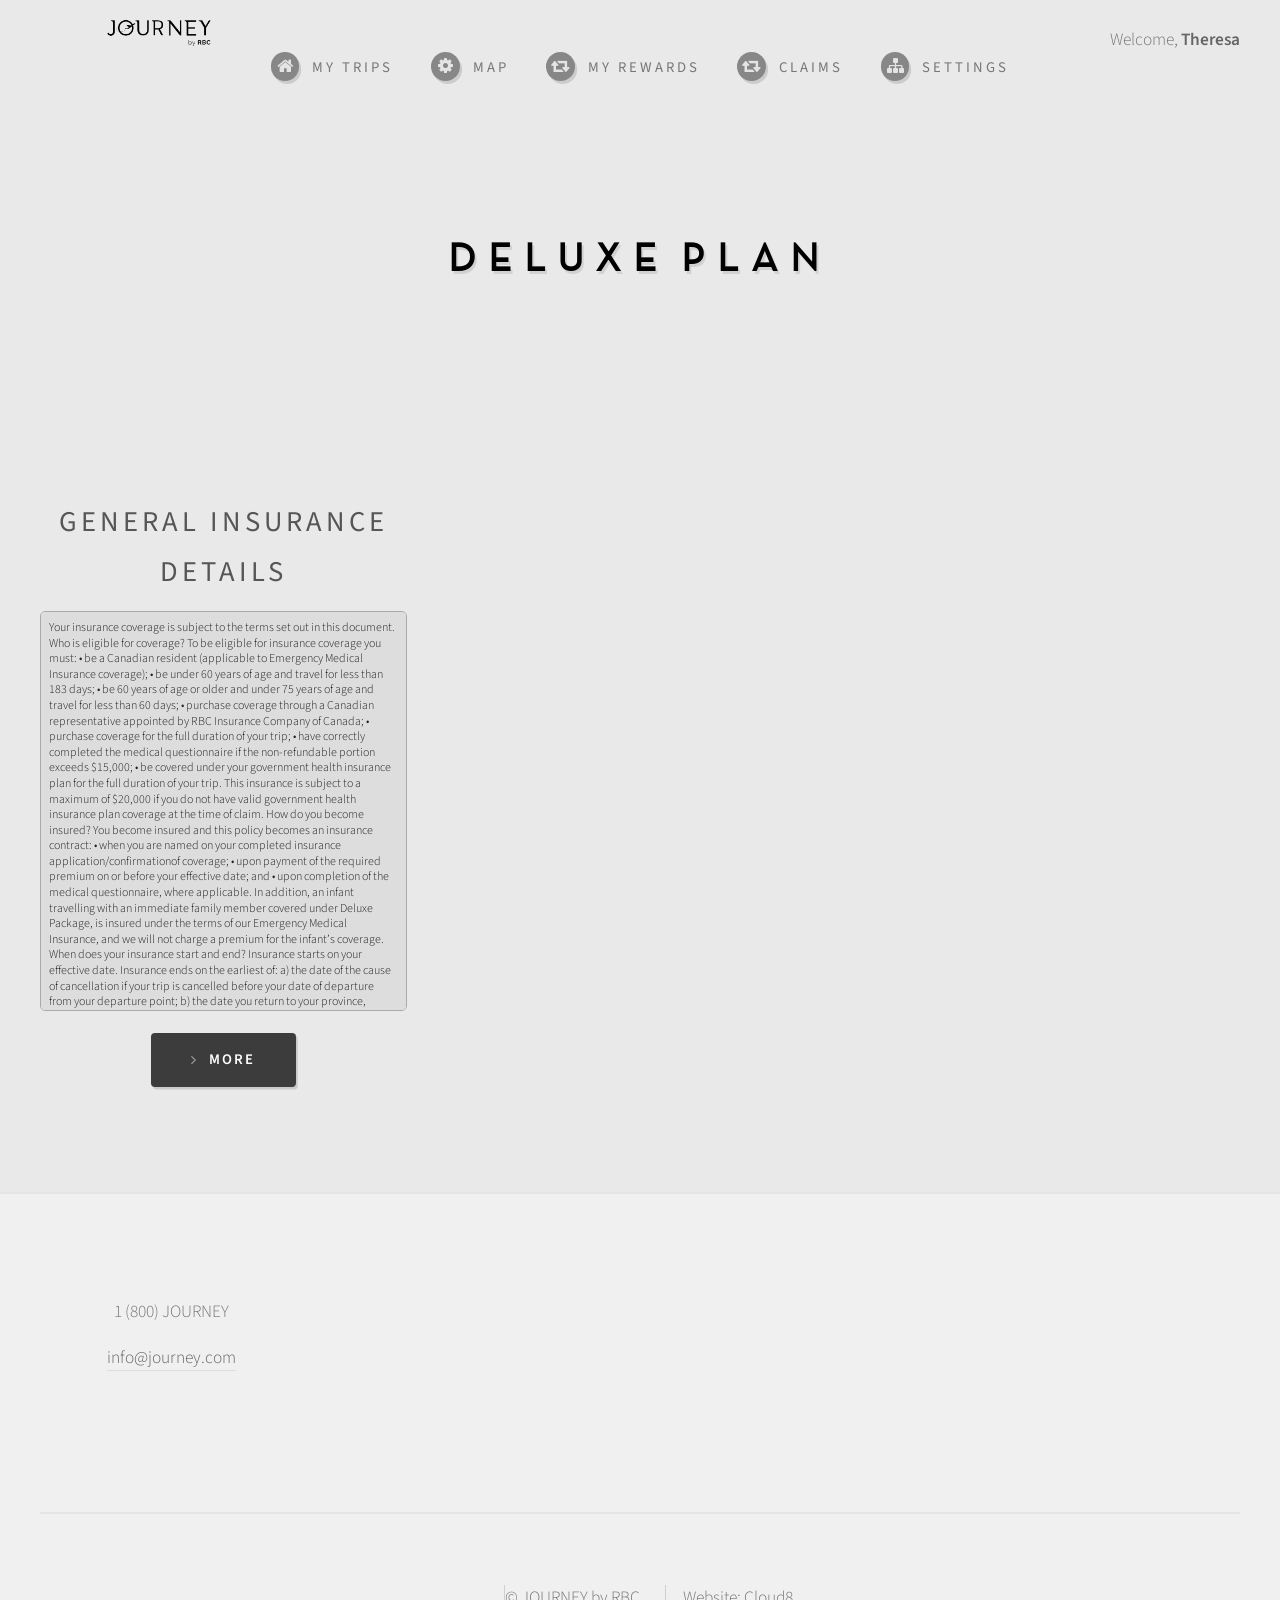
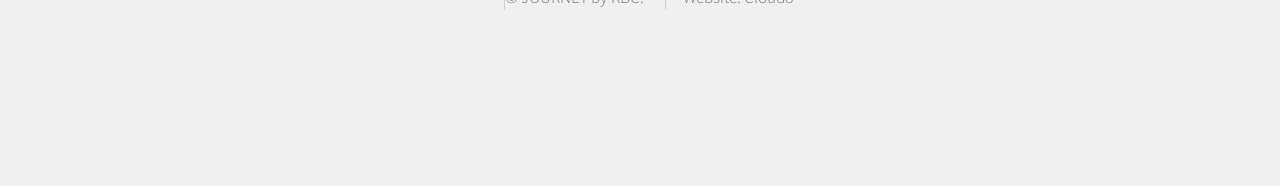
<file: public/status.html>
<!DOCTYPE HTML>
<!--
	Strongly Typed by HTML5 UP
	html5up.net | @ajlkn
	Free for personal and commercial use under the CCA 3.0 license (html5up.net/license)
-->
<html>

<head>
	<title>✈ JOURNEY ✈</title>
	<meta charset="utf-8" />
	<meta name="viewport" content="width=device-width, initial-scale=1" />
	<!--[if lte IE 8]><script src="assets/js/ie/html5shiv.js"></script><![endif]-->
	<link rel="stylesheet" href="assets/css/main.css" />
	<link rel="stylesheet" href="assets/css/custom.css" />
	<!--[if lte IE 8]><link rel="stylesheet" href="assets/css/ie8.css" /><![endif]-->
</head>

<body class="homepage">
	<div id="page-wrapper">

		<!-- Header -->
		<div id="header-wrapper">
			<div id="header" class="container">

				<div class="profile">
					<div class="profileText">Welcome, <strong>Theresa</strong></div>
				</div>

				<img src="images/logo-black-2.png" class="logo">

				<!-- Logo -->
				<h1 id="logo" class="delSizeFix">Deluxe Plan</h1>

				<!-- Nav -->
				<nav id="nav">
					<ul>
						<li><a class="icon fa-home" href="home.html"><span>My Trips</span></a></li>
						<li><a class="icon fa-cog" href="maps/index.html"><span>Map</span></a></li>
						<li><a class="icon fa-retweet" href="rewards.html"><span>My Rewards</span></a></li>
						<li><a class="icon fa-retweet" href="claim.html"><span>Claims</span></a></li>
						<li><a class="icon fa-sitemap" href="no-sidebar.html"><span>Settings</span></a></li>
					</ul>
				</nav>

			</div>
		</div>

		<!-- Features -->
		<div id="features-wrapper">
			<section id="features" class="container">
				<div class="row">
					<div class="4u 12u(mobile)">
						<!-- Feature -->
						<section>
							<header>
								<h2>General Insurance Details</h2>
							</header>
							<div class="tos" style="text-align:left">
Your insurance coverage is subject to the terms set out in this document. Who is eligible for coverage? To be eligible for insurance coverage you must: • be a Canadian resident (applicable to Emergency Medical Insurance coverage); • be under 60 years of age and travel for less than 183 days; • be 60 years of age or older and under 75 years of age and travel for less than 60 days; • purchase coverage through a Canadian representative appointed by RBC Insurance Company of Canada; • purchase coverage for the full duration of your trip; • have correctly completed the medical questionnaire if the non-refundable portion exceeds $15,000; • be covered under your government health insurance plan for the full duration of your trip. This insurance is subject to a maximum of $20,000 if you do not have valid government health insurance plan coverage at the time of claim. How do you become insured? You become insured and this policy becomes an insurance contract: • when you are named on your completed insurance application/confirmationof coverage; • upon payment of the required premium on or before your effective date; and • upon completion of the medical questionnaire, where applicable. In addition, an infant travelling with an immediate family member covered under Deluxe Package, is insured under the terms of our Emergency Medical Insurance, and we will not charge a premium for the infant’s coverage. When does your insurance start and end? Insurance starts on your effective date. Insurance ends on the earliest of: a) the date of the cause of cancellation if your trip is cancelled before your date of departure from your departure point; b) the date you return to your province, territory or country of residence; c) midnight of your return date; d) midnight of your expiry date; e) 183 days after your date of departure from your departure point; f) 365 days after your date of departure from your departure point under Flight Accident. When does your coverage automatically extend? 1 If you cannot complete your trip by your return date because of the delay of a common carrier in which you are scheduled to travel, your coverage will automatically extend for the delay period to a maximum of 72 hours. 2 If you or your travelling companion are hospitalized on your return date or expiry date, your coverage will automatically extend for the period of hospitalization and up to an additional 5 days after discharge (not available for Cancellation & Interruption). 3 If you or your travelling companion are delayed beyond your return date because of a medical condition and are medically unable to travel, but are not hospitalized, your coverage will automatically extend for the delay period to a maximum of 5 days after your return date (not available for Cancellation & Interruption). 4 Regardless of the automatic extensions above, coverage will not continue beyond 365 days from your latest date of departure from your departure point. What if you decide to extend your trip? If you decide to extend your trip, any extension of your coverage is subject to the following conditions: 1 a) If you have not had a medical condition under your existing coverage under any of our insurances, you must request the extension by contacting your Canadian representative before your return date. b) If you have had a medical condition under your existing coverage under any of our insurances, you must request the extension by contacting Assured Assistance Inc. before your return date, and the extension is subject to the approval of Assured Assistance Inc. 2 You must pay the required additional premium before your original return date. 3 If the insurance for which you require the extension is not available for the duration that includes the total number of days of your trip and any optional extension(s), your coverage cannot be extended. Instead, you may be able to purchase a new policy under the coverage: a) for which you are eligible; and 6 RBC Insurance Deluxe Single Trip V_13.1_July2016 b) that is available for the duration that includes the period beginning with your effective date and ending at your new return date. The terms, conditions and exclusions of the extension policy apply to you during the extension period. What if you want to top-up another insurer’s travel insurance? If you are covered under another insurer’s travel insurance, you may purchase top-up coverage from your Canadian representative only before your date of departure from your departure point, and: a) You must pay the required top-up premium before your date of departure from your departure point. b) If the entire duration of your intended travel period is greater than 183 days (including the period of time in which you are covered under another insurer’s travel insurance), you wish to purchase top-up coverage with one of our emergency medical coverages, and you are 60 years of age or older, you must complete the medical questionnaire. c) The terms, conditions and exclusions of our policy issued as top-up apply to you. d) You cannot purchase an annual coverage to top-up a single trip (if you have travel insurance included with your credit card coverage, you can purchase an annual coverage as top-up). When can your premium be refunded? 1 All requests for premium refunds must be submitted to the Canadian representative from whom you purchased the insurance. 2 No refund of premium will be made in the event that a claim has been paid, incurred or reported or if you have already departed on your trip. 3 The premium you paid can be refunded only if your trip is cancelled before you depart on your trip and: • the supplier (tour operator, airline, etc.) cancels your trip and all penalties are waived; or • the supplier (tour operator, airline, etc.) changes the travel dates and you are unable to travel on these dates and all penalties are waived; or • you cancel your trip before any cancellation penalties are in effect. Terrorism Coverage Where an act of terrorism directly or indirectly causes a loss that would otherwise be payable under one of the covered risks in accordance with the terms and conditions of the policy, this insurance will provide coverage as follows: a) Terrorism Coverage is not available under Flight and Travel Accident Insurance. b) We will, for Cancellation & Interruption claims, except in the case of catastrophic event, reimburse you up to a maximum of 100% of your eligible loss. c) We will, for Cancellation & Interruption claims resulting in a catastrophic event, and subject to the limits described in paragraph f), reimburse you up to a maximum of 50% of your eligible loss. d) For all other classes of insurance, we will reimburse you up to a maximum of 100% of your eligible loss. e) The benefits payable in accordance with paragraphs b), c) and d) are in excess to all other potential sources of recovery, including but not limited to, alternative or replacement travel options offered by airlines, tour operators, cruise lines and other travel suppliers and other insurance coverage (even where such other coverage is described as excess) and will only respond after you have exhausted all such other sources. f) The benefits payable in accordance with paragraph c) shall be paid out of a fund and, where total claims exceed fund limits, eligible claims shall be reduced on a pro rata basis so that the maximum payment out of the fund for all policyholders shall be CDN$5,000,000 per act of terrorism or series of acts of terrorism occurring within a 72-hour period. The total maximum payment out of the fund for all policyholders shall be CDN$10,000,000 per calendar year regardless of the number of acts of terrorism. If, in our judgment, the total of all payable claims for all policyholders under one or more acts of terrorism may exceed the applicable fund maximum limits, your prorated claim will be paid after the end of the calendar year. Emergency MedicalInsurance What must you do in a medical emergency? You must contact Assured Assistance Inc. before seeking emergency treatment. In addition, all surgery and heart procedures, including heart catheterization, must be approved in advance by the medical advisors of Assured Assistance Inc. When you contact Assured Assistance Inc., they will refer you or may transfer you, when medically appropriate, to one of the accredited medical service providers within the network. Assured Assistance Inc. will also request for the medical service provider within the network to bill the medical expenses covered under this insurance directly to us instead of to you. Failure to call may result in reduced benefits. Emergency Contact Numbers: • 1-800-387-2487 (toll-free call from USA or Canada) • 905-816-2561 (collect call from anywhere through a local operator) • 1-888-298-6340 (toll-free fax from the USA or Canada) • 905-813-4719 (fax) What coverage limitations apply? 1 If you do not contact Assured Assistance Inc. at the time of your medical emergency or you choose to receive treatment from a medical service provider outside the network, you will be responsible for 30% of your medical expenses covered under this insurance and in excess of your medical expenses paid by your government health insurance plan. If your medical condition prevents you from calling Assured Assistance Inc. before seeking emergency treatment, you must call Assured Assistance Inc. as soon as medically possible. As an alternative, someone else (family member, friend, hospital or physician’s office staff, etc.) may call on your behalf. 2 This insurance does not cover expenses incurred within your home province or territory of residence. 3 This insurance is subjectto a maximum of $20,000 if you do not have valid government health insurance plan coverage at the time of claim. What risks are insured? This insurance covers the reasonable and customary medical expenses you actually incur once you have left your departure point for necessary medical care or surgery, as part of the emergency treatment arising from a medical condition. This insurance only covers expenses in excess of those covered under your government health insurance plan and by any other insurance or benefit plan under which you are covered.
							</div>
							<ul class="actions">
								<li><a href="deluxe2.html" class="button icon fa-angle-right">More</a></li>
							</ul>
						</section>
					</div>
				</div>
			</section>
		</div>

		<!-- Footer -->
		<div id="footer-wrapper">
			<div id="footer" class="container">
				<div class="row">
					<div class="6u 12u(mobile)">
						<section>
							<div class="row">
								<div class="6u 12u(mobile)">
									<ul class="icons" style="text-align:center">
										<li class="icon">
											1 (800) JOURNEY
										</li>
										<li class="icon">
											<a href="#">info@journey.com</a>
										</li>
									</ul>
								</div>
							</div>
						</section>
					</div>
				</div>
			</div>
			<div id="copyright" class="container">
				<ul class="links">
					<li>&copy; JOURNEY by RBC.</li>
					<li>Website: Cloud8</li>
				</ul>
			</div>
		</div>

	</div>

	<!-- Scripts -->
	<script src="assets/js/jquery.min.js"></script>
	<script src="assets/js/jquery.dropotron.min.js"></script>
	<script src="assets/js/skel.min.js"></script>
	<script src="assets/js/skel-viewport.min.js"></script>
	<script src="assets/js/util.js"></script>
	<!--[if lte IE 8]><script src="assets/js/ie/respond.min.js"></script><![endif]-->
	<script src="assets/js/main.js"></script>

</body>

</html>
</file>
<file: public/assets/css/index.css>
@font-face {
    font-family: Fox;
    src: url("../../fonts/contax.otf");
}

body {
    background-color: #222;
    left: 0;
    top: 0;
    margin: 0;
    padding: 0;
}

.bottom {
    position: absolute;
    bottom: 10px;
    width: 100%;
    text-align: center;
}

.button {
    position: relative;
    width: 80%;
    padding: 19px 5px;
    padding-top: 22px;
    margin-top: 10px;
    opacity: 0;
}

.logo {
    -webkit-filter: invert(100%);
    /* Chrome, Safari, Opera */
    filter: invert(100%);

    position: absolute;
    top: 45%;
    left: 50%;
    transform: translate(-50%, -50%);
    -ms-transform: translate(-50%, -50%);
    -moz-transform: translate(-50%, -50%);
    -webkit-transform: translate(-50%, -50%);
    -o-transform: translate(-50%, -50%);
    max-width: 300px;

    opacity: 0;
}






/* Button */

input[type="button"],
input[type="submit"],
input[type="reset"],
button,
.button {
    font-family: Fox;

    -moz-transition: all 0.25s ease-in-out;
    -webkit-transition: all 0.25s ease-in-out;
    -ms-transition: all 0.25s ease-in-out;
    transition: all 0.25s ease-in-out;
    -webkit-appearance: none;
    position: relative;
    display: inline-block;
    background-color:rgba(255,0,0,0);
    color: #e9e9e9 !important;
    text-transform: uppercase;
    border-radius: 5px;
    border: 0;
    outline: 0;
    font-size: 1em;
    /*box-shadow: 0.125em 0.175em 0 0 rgba(0, 0, 0, 0.125);*/
    font-weight: 600;
    text-align: center;
    border: 1px solid #999;

}


input[type="button"].icon:before,
input[type="submit"].icon:before,
input[type="reset"].icon:before,
button.icon:before,
.button.icon:before {
    position: relative;
    padding-right: 0.75em;
    opacity: 0.5;
    top: 0.05em;
}


input[type="button"].alt,
input[type="submit"].alt,
input[type="reset"].alt,
button.alt,
.button.alt {
    background: #878787;
}

input[type="button"].alt:hover,
input[type="submit"].alt:hover,
input[type="reset"].alt:hover,
button.alt:hover,
.button.alt:hover {
    background: #979797;
}

input[type="button"].alt:active,
input[type="submit"].alt:active,
input[type="reset"].alt:active,
button.alt:active,
.button.alt:active {
    background: #878787;
}

/* Icons */

.icon {
    position: relative;
    text-decoration: none;
}

.icon:before {
    -moz-osx-font-smoothing: grayscale;
    -webkit-font-smoothing: antialiased;
    font-family: FontAwesome;
    font-style: normal;
    font-weight: normal;
    text-transform: none !important;
}

.icon > .label {
    display: none;
}
</file>
<file: public/assets/css/custom.css>
@font-face {
    font-family: Fox;
    src: url("../../fonts/neutra.ttf");
}
#header h1 {
    font-family: Fox;
    color: black;
    font-size: 69px;
    word-spacing: -10px;
    /*letter-spacing: 10px;*/
    font-weight: 100000;
    /*border: 1px solid black;*/
}

.logo {
    max-width: 120px;
    position: absolute;
    top: 18px;
    left: 60px;
}

.honoluluHeader {
    background-image: url("../../images/hawaii.jpg") !important;
    height: 290px;
    background-position: bottom !important;
    /*Positioning*/
    background-repeat: no-repeat !important;
    /*Prevent showing multiple background images*/
}

.sizeFix {
    font-size: 50px !important;
    color: white !important;
}

.delSizeFix {
    font-size: 40px !important;
}

#features-wrapper {
    background-color: #e9e9e9;
}

#header-wrapper {
    background-color: #e9e9e9;
}

#header {
    box-shadow: none;
}

.padding-bottom {
    /*border-bottom: solid 1px #888;*/
    padding-bottom: 30px;
    margin-bottom: 3em !important;
}

.hawaii {
    background-image: url("../../images/hawaii.jpg") !important;
}

.myanmar {
    background-image: url("../../images/myanmar.png") !important;
}

.london {
    background-image: url("../../images/london.png") !important;
}

.copenhagen {
    background-image: url("../../images/copenhagen.png") !important;
}

.vik {
    background-image: url("../../images/vik.png") !important;
}

.tokyo {
    background-image: url("../../images/tokyo.png") !important;
}

.calgary {
    background-image: url("../../images/calgary.png") !important;
}

.waikiki {
    background-image: url("../../images/waikiki.png") !important;
}

.diamondhead {
    background-image: url("../../images/diamondhead.png") !important;
}

.bay {
    background-image: url("../../images/bay.png") !important;
}

.greyBG {
    background-color: #ddd;
    text-align: left;
    padding-top: 20px;
    padding-left: 25px;
    border-radius: 5px;
    border: 1px solid #aaa;
    height: 114px !important;
}

.journeySupported {
    position: absolute;
    top: 10px;
    right: 10px;
}

.nextButton {
    position: absolute;
    right: 5px;
    /*top: 50%;
    transform: translateY(-50%);
    -ms-transform: translateY(-50%);
    -moz-transform: translateY(-50%);
    -webkit-transform: translateY(-50%);
    -o-transform: translateY(-50%);*/
    bottom: 20px;
    -webkit-filter: invert(100%);
    /* Chrome, Safari, Opera */
    filter: invert(100%);
}

.nextButtonTrav {
    position: absolute;
    right: 15px;
    top: 50%;
    transform: translateY(-50%);
    -ms-transform: translateY(-50%);
    -moz-transform: translateY(-50%);
    -webkit-transform: translateY(-50%);
    -o-transform: translateY(-50%);
    /*-webkit-filter: invert(100%);*/
    /* Chrome, Safari, Opera */
    /*filter: invert(100%);*/
}

.location {
    background-size: cover;
    height: 100px;
    width: 100%;
    position: relative;
    margin-bottom: 10px;
}

.location:hover {
    cursor: hand;
    cursor: pointer;
}

.imageText {
    color: whitesmoke;
    font-size: 35px;
    position: absolute;
    bottom: 20px;
    left: 20px;
}

.vertCent {
    position: absolute;
    top: 50%;
    left: 50%;
    transform: translate(-50%, -50%);
    -ms-transform: translate(-50%, -50%);
    -moz-transform: translate(-50%, -50%);
    -webkit-transform: translate(-50%, -50%);
    -o-transform: translate(-50%, -50%);
}

.cityHeaderText {
    color: whitesmoke;
    font-size: 40px;
}

.cityHeader {
    border: none !important;
}

.insuranceText {
    color: #222;
    font-size: 12px;
    width: 85%;
    line-height: 130%;
}

.largeInsText {
    font-size: 17px;
    /*margin-bottom: 5px;*/
    line-height: 150%;
    font-weight: 400;
}

.profile {
    color: 565656;
    position: absolute;
    /*width: 60%;*/
    height: 25px;
    text-align: center;
    top: 26px;
    right: 0px;
}

.tos {
    width: 100%;
    background-color: #ddd;
    text-align: justify;
    padding: 8px;
    border-radius: 5px;
    border: 1px solid #aaa;
    height: 400px !important;
    color: #222;
    font-size: 12px;
    line-height: 130%;
    overflow: scroll;
}

.tosFix {
    height: 300px !important;
}

.mainselection {
    overflow: hidden;
    width: 10%;
    /*margin-left:35px;*/
    background: url("images/dropdown_arrow.png") no-repeat #fff 319px 2px;
    /* dropdown_arrow.png is a 31x28 image */
    display: inline-block;
}

select {
    border: 0;
    background: transparent;
    height: 32px;
    border: 1px solid #d8d8d8;
    padding-left: 10px;
    width: 100%;
    -webkit-appearance: none;
}

.largeText {
    font-size: 30px;
    line-height: 120%;
}

#myProgress {
    border-radius: 5px;
    position: relative;
    width: 100%;
    height: 30px;
    background-color: rgba(255, 255, 255, 0.5);
}

#myBar {
    border-radius: 5px;
    position: absolute;
    width: 0%;
    height: 100%;
    /*background-color: #002366;*/
    background-color: #222;
}

.reward {
    width: 90%;
    height: 100px;
    border-radius: 5px;
    border: 1px solid #222;
    text-align: center;
    position: absolute;
}

.scratchie {
    /*border: 3px solid yellow;*/
    width: 89%;
    height: 97px;
    text-align: center;
    position: absolute;
    top: 2px;
    left: 2px;
    float: left;
}

.js-scratchie-canvas {
    position: absolute;
    top: 0;
    left: 0;
}
</file>
<file: public/assets/css/ie8.css>
/*
	Strongly Typed by HTML5 UP
	html5up.net | @ajlkn
	Free for personal and commercial use under the CCA 3.0 license (html5up.net/license)
*/

/* Basic */

	form input[type="text"],
	form input[type="email"],
	form input[type="password"],
	form select,
	form textarea {
		position: relative;
		-ms-behavior: url("assets/js/ie/PIE.htc");
	}

	input[type="button"],
	input[type="submit"],
	input[type="reset"],
	button,
	.button {
		position: relative;
		-ms-behavior: url("assets/js/ie/PIE.htc");
	}

	.button, .box.excerpt .date {
		position: relative;
		-ms-behavior: url("assets/js/ie/PIE.htc");
	}

/* Sections/Article */

	section > .last-child, section.last-child, article > .last-child, article.last-child {
		margin-bottom: 0;
	}

/* Wrappers */

	#banner-wrapper .inner {
		-ms-behavior: url("assets/js/ie/backgroundsize.min.htc");
	}
</file>
<file: public/assets/css/main.css>
@import url("font-awesome.min.css");
@import url("http://fonts.googleapis.com/css?family=Source+Sans+Pro:300,400,600|Arvo:700");



/*
	Strongly Typed by HTML5 UP
	html5up.net | @ajlkn
	Free for personal and commercial use under the CCA 3.0 license (html5up.net/license)
*/

/* Reset */

	html, body, div, span, applet, object, iframe, h1, h2, h3, h4, h5, h6, p, blockquote, pre, a, abbr, acronym, address, big, cite, code, del, dfn, em, img, ins, kbd, q, s, samp, small, strike, strong, sub, sup, tt, var, b, u, i, center, dl, dt, dd, ol, ul, li, fieldset, form, label, legend, table, caption, tbody, tfoot, thead, tr, th, td, article, aside, canvas, details, embed, figure, figcaption, footer, header, hgroup, menu, nav, output, ruby, section, summary, time, mark, audio, video {
		margin: 0;
		padding: 0;
		border: 0;
		font-size: 100%;
		font: inherit;
		vertical-align: baseline;
	}

	article, aside, details, figcaption, figure, footer, header, hgroup, menu, nav, section {
		display: block;
	}

	body {
		line-height: 1;
	}

	ol, ul {
		list-style: none;
	}

	blockquote, q {
		quotes: none;
	}

	blockquote:before, blockquote:after, q:before, q:after {
		content: '';
		content: none;
	}

	table {
		border-collapse: collapse;
		border-spacing: 0;
	}

	body {
		-webkit-text-size-adjust: none;
	}

/* Box Model */

	*, *:before, *:after {
		-moz-box-sizing: border-box;
		-webkit-box-sizing: border-box;
		box-sizing: border-box;
	}

/* Containers */

	.container {
		margin-left: auto;
		margin-right: auto;
	}

	.container.\31 25\25 {
		width: 100%;
		max-width: 1200px;
		min-width: 960px;
	}

	.container.\37 5\25 {
		width: 720px;
	}

	.container.\35 0\25 {
		width: 480px;
	}

	.container.\32 5\25 {
		width: 240px;
	}

	.container {
		width: 960px;
	}

	@media screen and (min-width: 737px) {

		.container.\31 25\25 {
			width: 100%;
			max-width: 1500px;
			min-width: 1200px;
		}

		.container.\37 5\25 {
			width: 900px;
		}

		.container.\35 0\25 {
			width: 600px;
		}

		.container.\32 5\25 {
			width: 300px;
		}

		.container {
			width: 1200px;
		}

	}

	@media screen and (min-width: 737px) and (max-width: 1200px) {

		.container.\31 25\25 {
			width: 100%;
			max-width: 1200px;
			min-width: 960px;
		}

		.container.\37 5\25 {
			width: 720px;
		}

		.container.\35 0\25 {
			width: 480px;
		}

		.container.\32 5\25 {
			width: 240px;
		}

		.container {
			width: 960px;
		}

	}

	@media screen and (max-width: 736px) {

		.container.\31 25\25 {
			width: 100%;
			max-width: 125%;
			min-width: 100%;
		}

		.container.\37 5\25 {
			width: 75%;
		}

		.container.\35 0\25 {
			width: 50%;
		}

		.container.\32 5\25 {
			width: 25%;
		}

		.container {
			width: 100% !important;
		}

	}

/* Grid */

	.row {
		border-bottom: solid 1px transparent;
		-moz-box-sizing: border-box;
		-webkit-box-sizing: border-box;
		box-sizing: border-box;
	}

	.row > * {
		float: left;
		-moz-box-sizing: border-box;
		-webkit-box-sizing: border-box;
		box-sizing: border-box;
	}

	.row:after, .row:before {
		content: '';
		display: block;
		clear: both;
		height: 0;
	}

	.row.uniform > * > :first-child {
		margin-top: 0;
	}

	.row.uniform > * > :last-child {
		margin-bottom: 0;
	}

	.row.\30 \25 > * {
		padding: 0 0 0 0px;
	}

	.row.\30 \25 {
		margin: 0 0 -1px 0px;
	}

	.row.uniform.\30 \25 > * {
		padding: 0px 0 0 0px;
	}

	.row.uniform.\30 \25 {
		margin: 0px 0 -1px 0px;
	}

	.row > * {
		padding: 0 0 0 40px;
	}

	.row {
		margin: 0 0 -1px -40px;
	}

	.row.uniform > * {
		padding: 40px 0 0 40px;
	}

	.row.uniform {
		margin: -40px 0 -1px -40px;
	}

	.row.\32 00\25 > * {
		padding: 0 0 0 80px;
	}

	.row.\32 00\25 {
		margin: 0 0 -1px -80px;
	}

	.row.uniform.\32 00\25 > * {
		padding: 80px 0 0 80px;
	}

	.row.uniform.\32 00\25 {
		margin: -80px 0 -1px -80px;
	}

	.row.\31 50\25 > * {
		padding: 0 0 0 60px;
	}

	.row.\31 50\25 {
		margin: 0 0 -1px -60px;
	}

	.row.uniform.\31 50\25 > * {
		padding: 60px 0 0 60px;
	}

	.row.uniform.\31 50\25 {
		margin: -60px 0 -1px -60px;
	}

	.row.\35 0\25 > * {
		padding: 0 0 0 20px;
	}

	.row.\35 0\25 {
		margin: 0 0 -1px -20px;
	}

	.row.uniform.\35 0\25 > * {
		padding: 20px 0 0 20px;
	}

	.row.uniform.\35 0\25 {
		margin: -20px 0 -1px -20px;
	}

	.row.\32 5\25 > * {
		padding: 0 0 0 10px;
	}

	.row.\32 5\25 {
		margin: 0 0 -1px -10px;
	}

	.row.uniform.\32 5\25 > * {
		padding: 10px 0 0 10px;
	}

	.row.uniform.\32 5\25 {
		margin: -10px 0 -1px -10px;
	}

	.\31 2u, .\31 2u\24 {
		width: 100%;
		clear: none;
		margin-left: 0;
	}

	.\31 1u, .\31 1u\24 {
		width: 91.6666666667%;
		clear: none;
		margin-left: 0;
	}

	.\31 0u, .\31 0u\24 {
		width: 83.3333333333%;
		clear: none;
		margin-left: 0;
	}

	.\39 u, .\39 u\24 {
		width: 75%;
		clear: none;
		margin-left: 0;
	}

	.\38 u, .\38 u\24 {
		width: 66.6666666667%;
		clear: none;
		margin-left: 0;
	}

	.\37 u, .\37 u\24 {
		width: 58.3333333333%;
		clear: none;
		margin-left: 0;
	}

	.\36 u, .\36 u\24 {
		width: 50%;
		clear: none;
		margin-left: 0;
	}

	.\35 u, .\35 u\24 {
		width: 41.6666666667%;
		clear: none;
		margin-left: 0;
	}

	.\34 u, .\34 u\24 {
		width: 33.3333333333%;
		clear: none;
		margin-left: 0;
	}

	.\33 u, .\33 u\24 {
		width: 25%;
		clear: none;
		margin-left: 0;
	}

	.\32 u, .\32 u\24 {
		width: 16.6666666667%;
		clear: none;
		margin-left: 0;
	}

	.\31 u, .\31 u\24 {
		width: 8.3333333333%;
		clear: none;
		margin-left: 0;
	}

	.\31 2u\24 + *,
	.\31 1u\24 + *,
	.\31 0u\24 + *,
	.\39 u\24 + *,
	.\38 u\24 + *,
	.\37 u\24 + *,
	.\36 u\24 + *,
	.\35 u\24 + *,
	.\34 u\24 + *,
	.\33 u\24 + *,
	.\32 u\24 + *,
	.\31 u\24 + * {
		clear: left;
	}

	.\-11u {
		margin-left: 91.66667%;
	}

	.\-10u {
		margin-left: 83.33333%;
	}

	.\-9u {
		margin-left: 75%;
	}

	.\-8u {
		margin-left: 66.66667%;
	}

	.\-7u {
		margin-left: 58.33333%;
	}

	.\-6u {
		margin-left: 50%;
	}

	.\-5u {
		margin-left: 41.66667%;
	}

	.\-4u {
		margin-left: 33.33333%;
	}

	.\-3u {
		margin-left: 25%;
	}

	.\-2u {
		margin-left: 16.66667%;
	}

	.\-1u {
		margin-left: 8.33333%;
	}

	@media screen and (min-width: 737px) {

		.row > * {
			padding: 50px 0 0 50px;
		}

		.row {
			margin: -50px 0 -1px -50px;
		}

		.row.uniform > * {
			padding: 50px 0 0 50px;
		}

		.row.uniform {
			margin: -50px 0 -1px -50px;
		}

		.row.\32 00\25 > * {
			padding: 100px 0 0 100px;
		}

		.row.\32 00\25 {
			margin: -100px 0 -1px -100px;
		}

		.row.uniform.\32 00\25 > * {
			padding: 100px 0 0 100px;
		}

		.row.uniform.\32 00\25 {
			margin: -100px 0 -1px -100px;
		}

		.row.\31 50\25 > * {
			padding: 75px 0 0 75px;
		}

		.row.\31 50\25 {
			margin: -75px 0 -1px -75px;
		}

		.row.uniform.\31 50\25 > * {
			padding: 75px 0 0 75px;
		}

		.row.uniform.\31 50\25 {
			margin: -75px 0 -1px -75px;
		}

		.row.\35 0\25 > * {
			padding: 25px 0 0 25px;
		}

		.row.\35 0\25 {
			margin: -25px 0 -1px -25px;
		}

		.row.uniform.\35 0\25 > * {
			padding: 25px 0 0 25px;
		}

		.row.uniform.\35 0\25 {
			margin: -25px 0 -1px -25px;
		}

		.row.\32 5\25 > * {
			padding: 12.5px 0 0 12.5px;
		}

		.row.\32 5\25 {
			margin: -12.5px 0 -1px -12.5px;
		}

		.row.uniform.\32 5\25 > * {
			padding: 12.5px 0 0 12.5px;
		}

		.row.uniform.\32 5\25 {
			margin: -12.5px 0 -1px -12.5px;
		}

		.\31 2u\28desktop\29, .\31 2u\24\28desktop\29 {
			width: 100%;
			clear: none;
			margin-left: 0;
		}

		.\31 1u\28desktop\29, .\31 1u\24\28desktop\29 {
			width: 91.6666666667%;
			clear: none;
			margin-left: 0;
		}

		.\31 0u\28desktop\29, .\31 0u\24\28desktop\29 {
			width: 83.3333333333%;
			clear: none;
			margin-left: 0;
		}

		.\39 u\28desktop\29, .\39 u\24\28desktop\29 {
			width: 75%;
			clear: none;
			margin-left: 0;
		}

		.\38 u\28desktop\29, .\38 u\24\28desktop\29 {
			width: 66.6666666667%;
			clear: none;
			margin-left: 0;
		}

		.\37 u\28desktop\29, .\37 u\24\28desktop\29 {
			width: 58.3333333333%;
			clear: none;
			margin-left: 0;
		}

		.\36 u\28desktop\29, .\36 u\24\28desktop\29 {
			width: 50%;
			clear: none;
			margin-left: 0;
		}

		.\35 u\28desktop\29, .\35 u\24\28desktop\29 {
			width: 41.6666666667%;
			clear: none;
			margin-left: 0;
		}

		.\34 u\28desktop\29, .\34 u\24\28desktop\29 {
			width: 33.3333333333%;
			clear: none;
			margin-left: 0;
		}

		.\33 u\28desktop\29, .\33 u\24\28desktop\29 {
			width: 25%;
			clear: none;
			margin-left: 0;
		}

		.\32 u\28desktop\29, .\32 u\24\28desktop\29 {
			width: 16.6666666667%;
			clear: none;
			margin-left: 0;
		}

		.\31 u\28desktop\29, .\31 u\24\28desktop\29 {
			width: 8.3333333333%;
			clear: none;
			margin-left: 0;
		}

		.\31 2u\24\28desktop\29 + *,
		.\31 1u\24\28desktop\29 + *,
		.\31 0u\24\28desktop\29 + *,
		.\39 u\24\28desktop\29 + *,
		.\38 u\24\28desktop\29 + *,
		.\37 u\24\28desktop\29 + *,
		.\36 u\24\28desktop\29 + *,
		.\35 u\24\28desktop\29 + *,
		.\34 u\24\28desktop\29 + *,
		.\33 u\24\28desktop\29 + *,
		.\32 u\24\28desktop\29 + *,
		.\31 u\24\28desktop\29 + * {
			clear: left;
		}

		.\-11u\28desktop\29 {
			margin-left: 91.66667%;
		}

		.\-10u\28desktop\29 {
			margin-left: 83.33333%;
		}

		.\-9u\28desktop\29 {
			margin-left: 75%;
		}

		.\-8u\28desktop\29 {
			margin-left: 66.66667%;
		}

		.\-7u\28desktop\29 {
			margin-left: 58.33333%;
		}

		.\-6u\28desktop\29 {
			margin-left: 50%;
		}

		.\-5u\28desktop\29 {
			margin-left: 41.66667%;
		}

		.\-4u\28desktop\29 {
			margin-left: 33.33333%;
		}

		.\-3u\28desktop\29 {
			margin-left: 25%;
		}

		.\-2u\28desktop\29 {
			margin-left: 16.66667%;
		}

		.\-1u\28desktop\29 {
			margin-left: 8.33333%;
		}

	}

	@media screen and (min-width: 737px) and (max-width: 1200px) {

		.row > * {
			padding: 30px 0 0 30px;
		}

		.row {
			margin: -30px 0 -1px -30px;
		}

		.row.uniform > * {
			padding: 30px 0 0 30px;
		}

		.row.uniform {
			margin: -30px 0 -1px -30px;
		}

		.row.\32 00\25 > * {
			padding: 60px 0 0 60px;
		}

		.row.\32 00\25 {
			margin: -60px 0 -1px -60px;
		}

		.row.uniform.\32 00\25 > * {
			padding: 60px 0 0 60px;
		}

		.row.uniform.\32 00\25 {
			margin: -60px 0 -1px -60px;
		}

		.row.\31 50\25 > * {
			padding: 45px 0 0 45px;
		}

		.row.\31 50\25 {
			margin: -45px 0 -1px -45px;
		}

		.row.uniform.\31 50\25 > * {
			padding: 45px 0 0 45px;
		}

		.row.uniform.\31 50\25 {
			margin: -45px 0 -1px -45px;
		}

		.row.\35 0\25 > * {
			padding: 15px 0 0 15px;
		}

		.row.\35 0\25 {
			margin: -15px 0 -1px -15px;
		}

		.row.uniform.\35 0\25 > * {
			padding: 15px 0 0 15px;
		}

		.row.uniform.\35 0\25 {
			margin: -15px 0 -1px -15px;
		}

		.row.\32 5\25 > * {
			padding: 7.5px 0 0 7.5px;
		}

		.row.\32 5\25 {
			margin: -7.5px 0 -1px -7.5px;
		}

		.row.uniform.\32 5\25 > * {
			padding: 7.5px 0 0 7.5px;
		}

		.row.uniform.\32 5\25 {
			margin: -7.5px 0 -1px -7.5px;
		}

		.\31 2u\28tablet\29, .\31 2u\24\28tablet\29 {
			width: 100%;
			clear: none;
			margin-left: 0;
		}

		.\31 1u\28tablet\29, .\31 1u\24\28tablet\29 {
			width: 91.6666666667%;
			clear: none;
			margin-left: 0;
		}

		.\31 0u\28tablet\29, .\31 0u\24\28tablet\29 {
			width: 83.3333333333%;
			clear: none;
			margin-left: 0;
		}

		.\39 u\28tablet\29, .\39 u\24\28tablet\29 {
			width: 75%;
			clear: none;
			margin-left: 0;
		}

		.\38 u\28tablet\29, .\38 u\24\28tablet\29 {
			width: 66.6666666667%;
			clear: none;
			margin-left: 0;
		}

		.\37 u\28tablet\29, .\37 u\24\28tablet\29 {
			width: 58.3333333333%;
			clear: none;
			margin-left: 0;
		}

		.\36 u\28tablet\29, .\36 u\24\28tablet\29 {
			width: 50%;
			clear: none;
			margin-left: 0;
		}

		.\35 u\28tablet\29, .\35 u\24\28tablet\29 {
			width: 41.6666666667%;
			clear: none;
			margin-left: 0;
		}

		.\34 u\28tablet\29, .\34 u\24\28tablet\29 {
			width: 33.3333333333%;
			clear: none;
			margin-left: 0;
		}

		.\33 u\28tablet\29, .\33 u\24\28tablet\29 {
			width: 25%;
			clear: none;
			margin-left: 0;
		}

		.\32 u\28tablet\29, .\32 u\24\28tablet\29 {
			width: 16.6666666667%;
			clear: none;
			margin-left: 0;
		}

		.\31 u\28tablet\29, .\31 u\24\28tablet\29 {
			width: 8.3333333333%;
			clear: none;
			margin-left: 0;
		}

		.\31 2u\24\28tablet\29 + *,
		.\31 1u\24\28tablet\29 + *,
		.\31 0u\24\28tablet\29 + *,
		.\39 u\24\28tablet\29 + *,
		.\38 u\24\28tablet\29 + *,
		.\37 u\24\28tablet\29 + *,
		.\36 u\24\28tablet\29 + *,
		.\35 u\24\28tablet\29 + *,
		.\34 u\24\28tablet\29 + *,
		.\33 u\24\28tablet\29 + *,
		.\32 u\24\28tablet\29 + *,
		.\31 u\24\28tablet\29 + * {
			clear: left;
		}

		.\-11u\28tablet\29 {
			margin-left: 91.66667%;
		}

		.\-10u\28tablet\29 {
			margin-left: 83.33333%;
		}

		.\-9u\28tablet\29 {
			margin-left: 75%;
		}

		.\-8u\28tablet\29 {
			margin-left: 66.66667%;
		}

		.\-7u\28tablet\29 {
			margin-left: 58.33333%;
		}

		.\-6u\28tablet\29 {
			margin-left: 50%;
		}

		.\-5u\28tablet\29 {
			margin-left: 41.66667%;
		}

		.\-4u\28tablet\29 {
			margin-left: 33.33333%;
		}

		.\-3u\28tablet\29 {
			margin-left: 25%;
		}

		.\-2u\28tablet\29 {
			margin-left: 16.66667%;
		}

		.\-1u\28tablet\29 {
			margin-left: 8.33333%;
		}

	}

	@media screen and (max-width: 736px) {

		.row > * {
			padding: 0px 0 0 20px;
		}

		.row {
			margin: -20px 0 -1px -20px;
		}

		.row.uniform > * {
			padding: 20px 0 0 20px;
		}

		.row.uniform {
			margin: -20px 0 -1px -20px;
		}

		.row.\32 00\25 > * {
			padding: 40px 0 0 40px;
		}

		.row.\32 00\25 {
			margin: -40px 0 -1px -40px;
		}

		.row.uniform.\32 00\25 > * {
			padding: 40px 0 0 40px;
		}

		.row.uniform.\32 00\25 {
			margin: -40px 0 -1px -40px;
		}

		.row.\31 50\25 > * {
			padding: 30px 0 0 30px;
		}

		.row.\31 50\25 {
			margin: -30px 0 -1px -30px;
		}

		.row.uniform.\31 50\25 > * {
			padding: 30px 0 0 30px;
		}

		.row.uniform.\31 50\25 {
			margin: -30px 0 -1px -30px;
		}

		.row.\35 0\25 > * {
			padding: 10px 0 0 10px;
		}

		.row.\35 0\25 {
			margin: -10px 0 -1px -10px;
		}

		.row.uniform.\35 0\25 > * {
			padding: 10px 0 0 10px;
		}

		.row.uniform.\35 0\25 {
			margin: -10px 0 -1px -10px;
		}

		.row.\32 5\25 > * {
			padding: 5px 0 0 5px;
		}

		.row.\32 5\25 {
			margin: -5px 0 -1px -5px;
		}

		.row.uniform.\32 5\25 > * {
			padding: 5px 0 0 5px;
		}

		.row.uniform.\32 5\25 {
			margin: -5px 0 -1px -5px;
		}

		.\31 2u\28mobile\29, .\31 2u\24\28mobile\29 {
			width: 100%;
			clear: none;
			margin-left: 0;
		}

		.\31 1u\28mobile\29, .\31 1u\24\28mobile\29 {
			width: 91.6666666667%;
			clear: none;
			margin-left: 0;
		}

		.\31 0u\28mobile\29, .\31 0u\24\28mobile\29 {
			width: 83.3333333333%;
			clear: none;
			margin-left: 0;
		}

		.\39 u\28mobile\29, .\39 u\24\28mobile\29 {
			width: 75%;
			clear: none;
			margin-left: 0;
		}

		.\38 u\28mobile\29, .\38 u\24\28mobile\29 {
			width: 66.6666666667%;
			clear: none;
			margin-left: 0;
		}

		.\37 u\28mobile\29, .\37 u\24\28mobile\29 {
			width: 58.3333333333%;
			clear: none;
			margin-left: 0;
		}

		.\36 u\28mobile\29, .\36 u\24\28mobile\29 {
			width: 50%;
			clear: none;
			margin-left: 0;
		}

		.\35 u\28mobile\29, .\35 u\24\28mobile\29 {
			width: 41.6666666667%;
			clear: none;
			margin-left: 0;
		}

		.\34 u\28mobile\29, .\34 u\24\28mobile\29 {
			width: 33.3333333333%;
			clear: none;
			margin-left: 0;
		}

		.\33 u\28mobile\29, .\33 u\24\28mobile\29 {
			width: 25%;
			clear: none;
			margin-left: 0;
		}

		.\32 u\28mobile\29, .\32 u\24\28mobile\29 {
			width: 16.6666666667%;
			clear: none;
			margin-left: 0;
		}

		.\31 u\28mobile\29, .\31 u\24\28mobile\29 {
			width: 8.3333333333%;
			clear: none;
			margin-left: 0;
		}

		.\31 2u\24\28mobile\29 + *,
		.\31 1u\24\28mobile\29 + *,
		.\31 0u\24\28mobile\29 + *,
		.\39 u\24\28mobile\29 + *,
		.\38 u\24\28mobile\29 + *,
		.\37 u\24\28mobile\29 + *,
		.\36 u\24\28mobile\29 + *,
		.\35 u\24\28mobile\29 + *,
		.\34 u\24\28mobile\29 + *,
		.\33 u\24\28mobile\29 + *,
		.\32 u\24\28mobile\29 + *,
		.\31 u\24\28mobile\29 + * {
			clear: left;
		}

		.\-11u\28mobile\29 {
			margin-left: 91.66667%;
		}

		.\-10u\28mobile\29 {
			margin-left: 83.33333%;
		}

		.\-9u\28mobile\29 {
			margin-left: 75%;
		}

		.\-8u\28mobile\29 {
			margin-left: 66.66667%;
		}

		.\-7u\28mobile\29 {
			margin-left: 58.33333%;
		}

		.\-6u\28mobile\29 {
			margin-left: 50%;
		}

		.\-5u\28mobile\29 {
			margin-left: 41.66667%;
		}

		.\-4u\28mobile\29 {
			margin-left: 33.33333%;
		}

		.\-3u\28mobile\29 {
			margin-left: 25%;
		}

		.\-2u\28mobile\29 {
			margin-left: 16.66667%;
		}

		.\-1u\28mobile\29 {
			margin-left: 8.33333%;
		}

	}

/* Basic */

	body {
		background: #f0f0f0;
		font-family: 'Source Sans Pro';
		font-weight: 300;
		color: #777;
	}

		body.is-loading * {
			-moz-transition: none !important;
			-webkit-transition: none !important;
			-ms-transition: none !important;
			transition: none !important;
			-moz-animation: none !important;
			-webkit-animation: none !important;
			-ms-animation: none !important;
			animation: none !important;
		}

	input, textarea, select {
		font-family: 'Source Sans Pro';
		font-weight: 300;
		color: #777;
	}

	h1, h2, h3, h4, h5, h6 {
		font-weight: 600;
		text-transform: uppercase;
		color: #565656;
	}

	h1 a, h2 a, h3 a, h4 a, h5 a, h6 a {
		color: inherit;
		text-decoration: none;
		border: 0;
	}

	a {
		-moz-transition: color 0.25s ease-in-out, border-bottom-color 0.25s ease-in-out;
		-webkit-transition: color 0.25s ease-in-out, border-bottom-color 0.25s ease-in-out;
		-ms-transition: color 0.25s ease-in-out, border-bottom-color 0.25s ease-in-out;
		transition: color 0.25s ease-in-out, border-bottom-color 0.25s ease-in-out;
		color: #666;
		text-decoration: none;
		border-bottom: solid 1px #ddd;
	}

		a strong {
			-moz-transition: color 0.25s ease-in-out, border-bottom-color 0.25s ease-in-out;
			-webkit-transition: color 0.25s ease-in-out, border-bottom-color 0.25s ease-in-out;
			-ms-transition: color 0.25s ease-in-out, border-bottom-color 0.25s ease-in-out;
			transition: color 0.25s ease-in-out, border-bottom-color 0.25s ease-in-out;
		}

		a:hover {
			color: #ed786a;
			border-bottom-color: rgba(255, 255, 255, 0);
		}

			a:hover strong {
				color: #ed786a;
			}

	strong, b {
		font-weight: 600;
		color: #666;
	}

	em, i {
		font-style: italic;
	}

	sub {
		position: relative;
		top: 0.5em;
		font-size: 0.8em;
	}

	sup {
		position: relative;
		top: -0.5em;
		font-size: 0.8em;
	}

	hr {
		border: 0;
		border-top: solid 1px #ddd;
	}

	blockquote {
		border-left: solid 0.5em #ddd;
		padding: 1em 0 1em 2em;
		font-style: italic;
	}

	p {
		text-align: justify;
		margin-bottom: 2em;
	}

	ul, ol, dl, table, blockquote {
		margin-bottom: 2em;
	}

	br.clear {
		clear: both;
	}

/* Sections/Article */

	section, article {
		margin-bottom: 3em;
	}

	section > :last-child,
	article > :last-child,
	section:last-child,
	article:last-child {
		margin-bottom: 0;
	}

/* Image */

	.image {
		-moz-transition: opacity 0.25s ease-in-out;
		-webkit-transition: opacity 0.25s ease-in-out;
		-ms-transition: opacity 0.25s ease-in-out;
		transition: opacity 0.25s ease-in-out;
		display: inline-block;
		border: solid 6px #ebebeb !important;
	}

		.image:hover {
			opacity: 0.9;
		}

		.image img {
			display: block;
			width: 100%;
		}

		.image.fit {
			display: block;
			width: 100%;
		}

		.image.featured {
			display: block;
			width: 100%;
			margin: 0 0 3.5em 0;
		}

		.image.left {
			float: left;
			margin: 0 1.5em 1.5em 0;
			position: relative;
			top: 0.5em;
		}

		.image.centered {
			display: block;
			margin: 0 0 2em 0;
		}

			.image.centered img {
				margin: 0 auto;
				width: auto;
			}

/* List */

	ul.default {
		list-style: disc;
		margin-left: 1em;
	}

		ul.default li {
			padding-left: 0.5em;
			margin: 0.75em 0 0.75em 0;
		}

			ul.default li:first-child {
				margin-top: 0;
			}

	ul.links {
		list-style: decimal;
		margin-left: 1em;
	}

		ul.links li {
			display: inline;
			border-left: solid 1px #d0d0d0;
			padding-left: 1em;
			margin-left: 1em;
		}

			ul.links li:first-child {
				margin-left: 0;
				padding-left: 0;
			}

	ul.actions {
		margin-top: 2.5em;
		clear: both;
	}

	ul.divided li {
		border-top: solid 2px #e5e5e5;
	}

		ul.divided li:first-child {
			border-top: 0;
			margin-top: 0;
			padding-top: 0;
		}

	ul.icons > li {
		position: relative;
		padding: 1em 0 0 0em;
	}

		ul.icons > li:before {
			position: absolute;
			left: 0;
			top: 2em;
			display: block;
			background: #878787;
			color: #e4e4e4;
			width: 1.65em;
			height: 1.65em;
			border-radius: 1.65em;
			line-height: 1.65em;
			text-align: center;
			box-shadow: 0.125em 0.175em 0 0 rgba(0, 0, 0, 0.125);
		}

		ul.icons > li:first-child {
			padding-top: 0;
		}

			ul.icons > li:first-child:before {
				top: 0;
			}

	ol.default {
		list-style: decimal;
		margin-left: 1em;
	}

		ol.default li {
			padding-left: 0.5em;
			margin: 0.75em 0 0.75em 0;
		}

			ol.default li:first-child {
				margin-top: 0;
			}

/* Form */

	form label {
		font-weight: 600;
		text-transform: uppercase;
		color: #888;
		display: block;
		margin: 0 0 1em 0;
	}

	form input[type="text"],
	form input[type="email"]
	input[type="password"],
	form select,
	form textarea {
		-moz-transition: background-color 0.25s ease-in-out;
		-webkit-transition: background-color 0.25s ease-in-out;
		-ms-transition: background-color 0.25s ease-in-out;
		transition: background-color 0.25s ease-in-out;
		-webkit-appearance: none;
		display: block;
		border: 0;
		background: #e8e8e8;
		width: 100%;
		box-shadow: inset 2px 2px 0px 0px rgba(0, 0, 0, 0.1);
		border-radius: 4px;
		line-height: 1.25em;
		padding: 0.75em 1em 0.75em 1em;
	}

		form input[type="text"]:focus,
		form input[type="email"]
		input[type="password"]:focus,
		form select:focus,
		form textarea:focus {
			background: #f0f0f0;
		}

	form textarea {
		min-height: 11em;
	}

	form .formerize-placeholder {
		color: #555 !important;
	}

	form ::-webkit-input-placeholder {
		color: #555 !important;
		line-height: 1.35em;
	}

	form :-moz-placeholder {
		color: #555 !important;
	}

	form ::-moz-placeholder {
		color: #555 !important;
	}

	form :-ms-input-placeholder {
		color: #555 !important;
	}

	form ::-moz-focus-inner {
		border: 0;
	}

/* Table */

	table {
		width: 100%;
	}

		table.default {
			width: 100%;
		}

			table.default tbody tr {
				border-top: solid 1px #E5E5E5;
			}

				table.default tbody tr:first-child {
					border-top: 0;
				}

			table.default td {
				padding: 0.75em 1em 0.75em 1em;
			}

			table.default th {
				text-align: left;
				font-weight: bold;
				padding: 0.75em 1em 0.75em 1em;
			}

			table.default thead {
				background: #878787;
				color: #fff;
				font-weight: 400;
				text-transform: uppercase;
				border: 0;
				box-shadow: 0.125em 0.175em 0 0 rgba(0, 0, 0, 0.125);
			}

			table.default tfoot {
				background: #F0F0F0;
				border-top: solid 2px #E5E5E5;
			}

/* Button */

	input[type="button"],
	input[type="submit"],
	input[type="reset"],
	button,
	.button {
		-moz-transition: all 0.25s ease-in-out;
		-webkit-transition: all 0.25s ease-in-out;
		-ms-transition: all 0.25s ease-in-out;
		transition: all 0.25s ease-in-out;
		-webkit-appearance: none;
		position: relative;
		display: inline-block;
		background: #3c3c3c;
		color: #fff !important;
		text-transform: uppercase;
		border-radius: 4px;
		border: 0;
		outline: 0;
		font-size: 1em;
		box-shadow: 0.125em 0.175em 0 0 rgba(0, 0, 0, 0.125);
		font-weight: 600;
		text-align: center;
	}

		input[type="button"].icon:before,
		input[type="submit"].icon:before,
		input[type="reset"].icon:before,
		button.icon:before,
		.button.icon:before {
			position: relative;
			padding-right: 0.75em;
			opacity: 0.5;
			top: 0.05em;
		}

		input[type="button"].alt,
		input[type="submit"].alt,
		input[type="reset"].alt,
		button.alt,
		.button.alt {
			background: #878787;
		}

			input[type="button"].alt:hover,
			input[type="submit"].alt:hover,
			input[type="reset"].alt:hover,
			button.alt:hover,
			.button.alt:hover {
				background: #979797;
			}

			input[type="button"].alt:active,
			input[type="submit"].alt:active,
			input[type="reset"].alt:active,
			button.alt:active,
			.button.alt:active {
				background: #878787;
			}

/* Box */

	.box .excerpt .date {
		background: #878787;
		color: #fff;
		font-weight: 400;
		text-transform: uppercase;
		border-radius: 4px;
		border: 0;
		box-shadow: 0.125em 0.175em 0 0 rgba(0, 0, 0, 0.125);
	}

/* Icons */

	.icon {
		position: relative;
		text-decoration: none;
	}

		.icon:before {
			-moz-osx-font-smoothing: grayscale;
			-webkit-font-smoothing: antialiased;
			font-family: FontAwesome;
			font-style: normal;
			font-weight: normal;
			text-transform: none !important;
		}

		.icon > .label {
			display: none;
		}

/* Wrappers */

	#header-wrapper {
		position: relative;
		background: #fff;
		text-align: center;
	}

		#header-wrapper p {
			text-align: center;
		}

	#banner-wrapper {
		position: relative;
		overflow: hidden;
		background: #fff;
		color: #fff;
		text-align: center;
		border-top: solid 2px #e5e5e5;
		border-bottom: solid 2px #e5e5e5;
		box-shadow: inset 0px -8px 0px 0px #fff, inset 0px -10px 0px 0px #e5e5e5, inset 0px 8px 0px 0px #fff, inset 0px 10px 0px 0px #e5e5e5;
	}

		#banner-wrapper .inner {
			background: url("../../images/banner.jpg");
			background-size: cover;
		}

		#banner-wrapper p {
			text-align: center;
		}

	#features-wrapper {
		position: relative;
		overflow: hidden;
		background: #fff;
		text-align: center;
	}

		#features-wrapper p {
			text-align: center;
		}

		#features-wrapper .actions {
			margin-top: 1.25em;
		}

	#main-wrapper {
		position: relative;
		overflow: hidden;
		background: #fff;
	}

	#footer-wrapper {
		position: relative;
		overflow: hidden;
		border-top: solid 2px #e5e5e5;
		background: #f0f0f0;
	}

		#footer-wrapper form input[type="text"],
		#footer-wrapper form input[type="email"],
		#footer-wrapper form input[type="password"],
		#footer-wrapper form select,
		#footer-wrapper form textarea {
			background: #f7f7f7;
		}

			#footer-wrapper form input[type="text"]:focus,
			#footer-wrapper form input[type="email"]:focus,
			#footer-wrapper form input[type="password"]:focus,
			#footer-wrapper form select:focus,
			#footer-wrapper form textarea:focus {
				background: #fff;
			}

		#footer-wrapper h2 {
			text-align: center;
		}

/* Header */

	#header {
		position: relative;
    /*border-bottom: solid 1px #888;*/
	}

		#header h1 {
			font-family: 'Arvo';
			font-weight: 700;
			color: #ed786a;
			text-shadow: 0.05em 0.075em 0 rgba(0, 0, 0, 0.1);
		}

			#header h1 a {
				border: 0;
			}

		#header p {
			text-transform: uppercase;
			font-weight: 400;
			color: #888;
		}

/* Nav */

	#nav {
		cursor: default;
	}

		#nav > ul > li > a {
			border: 0;
			text-decoration: none;
			text-transform: uppercase;
			font-weight: 400;
			color: #777;
			outline: 0;
		}

			#nav > ul > li > a:before {
				display: inline-block;
				background: #878787;
				color: #e4e4e4;
				width: 1.65em;
				height: 1.65em;
				border-radius: 1.65em;
				line-height: 1.65em;
				text-align: center;
				box-shadow: 0.125em 0.175em 0 0 rgba(0, 0, 0, 0.125);
				margin-right: 0.75em;
				-moz-transition: color 0.25s ease-in-out, background 0.25s ease-in-out;
				-webkit-transition: color 0.25s ease-in-out, background 0.25s ease-in-out;
				-o-transition: color 0.25s ease-in-out, background 0.25s ease-in-out;
				-ms-transition: color 0.25s ease-in-out, background 0.25s ease-in-out;
				transition: color 0.25s ease-in-out, background 0.25s ease-in-out;
			}

			#nav > ul > li > a > span {
				-moz-transition: color 0.25s ease-in-out;
				-webkit-transition: color 0.25s ease-in-out;
				-o-transition: color 0.25s ease-in-out;
				-ms-transition: color 0.25s ease-in-out;
				transition: color 0.25s ease-in-out;
			}

		#nav > ul > li.active > a:before, #nav > ul > li:hover > a:before {
			background: #ED786A;
			color: #fff;
		}

		#nav > ul > li.active > a > span, #nav > ul > li:hover > a > span {
			color: #ED786A;
		}

/* Features */

/* Banner */

	#banner {
		position: relative;
		text-transform: uppercase;
	}

		#banner p {
			font-weight: 400;
		}

		#banner strong {
			color: inherit;
		}

/* Content */

	#content > section,
	#content > article {
		border-top: solid 2px #e5e5e5;
		box-shadow: inset 0px 8px 0px 0px #fff, inset 0px 10px 0px 0px #e5e5e5;
	}

		#content > section:first-child,
		#content > article:first-child {
			border-top: 0;
			box-shadow: none;
		}

/* Sidebar */

	#sidebar > section,
	#sidebar > article {
		border-top: solid 2px #e5e5e5;
		box-shadow: inset 0px 8px 0px 0px #fff, inset 0px 10px 0px 0px #e5e5e5;
	}

		#sidebar > section:first-child,
		#sidebar > article:first-child {
			border-top: 0;
			box-shadow: none;
		}

/* Copyright */

	#copyright {
		border-top: solid 2px #e5e5e5;
		text-align: center;
	}

/* Desktop */

	@media screen and (min-width: 737px) {

		/* Basic */

			body, input, textarea, select {
				line-height: 1.65em;
				font-size: 13pt;
			}

			h2 {
				font-size: 1.65em;
				font-weight: 400;
				letter-spacing: 4px;
				margin: 0 0 0.5em 0;
				line-height: 1.75em;
			}

			h3 {
				font-size: 1em;
				letter-spacing: 2px;
				margin: 0 0 0.5em 0;
			}

		/* Table */

			table.default thead {
				font-size: 0.85em;
				letter-spacing: 2px;
			}

		/* Button */

			input[type="button"],
			input[type="submit"],
			input[type="reset"],
			button,
			.button {
				font-size: 0.85em;
				letter-spacing: 2px;
				padding: 0.85em 2.75em 0.85em 2.75em;
			}

		/* List */

			ul.actions li {
				display: inline-block;
				margin-left: 1em;
			}

				ul.actions li:first-child {
					margin-left: 0;
				}

			ul.divided li {
				margin: 2.5em 0 0 0;
				padding: 2.5em 0 0 0;
			}

		/* Box */

			.no-sidebar .box .post > header {
				text-align: center;
			}

			.box.excerpt .date {
				display: inline-block;
				font-size: 0.85em;
				letter-spacing: 2px;
				padding: 0.25em 1em 0.25em 1em;
				margin: 0 0 2.5em 0;
			}

		/* Wrappers */

			#features-wrapper {
				padding: 6em 0 6em 0;
			}

			#banner-wrapper {
				padding: 3em 0 3em 0;
			}

			#main-wrapper {
				padding: 6em 0 6em 0;
			}

			#footer-wrapper {
				padding: 6em 0 8em 0;
			}

		/* Header */

			#header {
				padding: 14em 0 7em 0;
			}

				#header h1 {
					font-size: 3em;
					letter-spacing: 13px;
				}

				#header p {
					margin: 2.5em 0 0 0;
					font-size: 0.85em;
					letter-spacing: 3px;
				}

		/* Nav */

			#nav {
				position: absolute;
				top: 3em;
				left: 0;
				width: 100%;
			}

				#nav > ul > li {
					display: inline-block;
					padding-right: 2em;
				}

					#nav > ul > li:last-child {
						padding-right: 0;
					}

					#nav > ul > li > a {
						display: block;
					}

						#nav > ul > li > a > span {
							font-size: 0.85em;
							letter-spacing: 3px;
						}

					#nav > ul > li > ul {
						display: none;
					}

			.dropotron {
				text-align: left;
				border: solid 1px #e5e5e5;
				border-radius: 4px;
				background: #fff;
				background: rgba(255, 255, 255, 0.965);
				box-shadow: 0px 2px 2px 0px rgba(0, 0, 0, 0.1);
				padding: 0.75em 0 0.5em 0;
				min-width: 12em;
				margin-top: calc(-0.5em + 1px);
				margin-left: -2px;
			}

				.dropotron.level-0 {
					margin-top: 1.5em;
					margin-left: -1em;
				}

					.dropotron.level-0:after {
						content: '';
						display: block;
						position: absolute;
						left: 1.25em;
						top: calc(-0.75em + 1px);
						border-left: solid 0.75em rgba(255, 255, 255, 0);
						border-right: solid 0.75em rgba(255, 255, 255, 0);
						border-bottom: solid 0.75em #fff;
					}

					.dropotron.level-0:before {
						content: '';
						display: block;
						position: absolute;
						left: 1.25em;
						top: -0.75em;
						border-left: solid 0.75em rgba(255, 255, 255, 0);
						border-right: solid 0.75em rgba(255, 255, 255, 0);
						border-bottom: solid 0.75em #ccc;
					}

				.dropotron span, .dropotron a {
					display: block;
					padding: 0.3em 1em 0.3em 1em;
					border: 0;
					border-top: solid 1px #f0f0f0;
					outline: 0;
				}

				.dropotron li:first-child > span, .dropotron li:first-child > a {
					border-top: 0;
					padding-top: 0;
				}

				.dropotron li:hover > span, .dropotron li:hover > a {
					-moz-transition: color 0.25s ease-in-out, border-bottom-color 0.25s ease-in-out;
					-webkit-transition: color 0.25s ease-in-out, border-bottom-color 0.25s ease-in-out;
					-ms-transition: color 0.25s ease-in-out, border-bottom-color 0.25s ease-in-out;
					transition: color 0.25s ease-in-out, border-bottom-color 0.25s ease-in-out;
					color: #ed786a;
				}

		/* Banner */

			#banner {
				padding: 10em 0 10em 0;
			}

				#banner p {
					font-size: 2em;
					line-height: 1.5em;
					letter-spacing: 4px;
				}

				#banner:before, #banner:after {
					content: '';
					display: block;
					position: absolute;
					top: 50%;
					width: 35px;
					height: 141px;
					margin-top: -70px;
					background: url("images/bracket.svg");
					opacity: 0.15;
				}

				#banner:before {
					left: 0;
				}

				#banner:after {
					-moz-transform: scaleX(-1);
					-webkit-transform: scaleX(-1);
					-ms-transform: scaleX(-1);
					transform: scaleX(-1);
					right: 0;
				}

		/* Content */

			#content > > section,
			#content > > article {
				margin: 5em 0 0 0;
				padding: 5em 0 0 0;
			}

				#content > > section:first-child,
				#content > > article:first-child {
					margin: 0;
					padding: 0;
				}

		/* Sidebar */

			#sidebar > section,
			#sidebar > article {
				margin: 5em 0 0 0;
				padding: 5em 0 0 0;
			}

				#sidebar > section:first-child,
				#sidebar > article:first-child {
					margin: 0;
					padding: 0;
				}

		/* Copyright */

			#copyright {
				margin-top: 6em;
				padding-top: 4em;
			}

	}

/* Tablet */

	@media screen and (min-width: 737px) and (max-width: 1200px) {

		/* Basic */

			body {
				min-width: 960px;
				line-height: 1.75em;
				font-size: 12pt;
			}

			input, textarea, select {
				line-height: 1.75em;
				font-size: 12pt;
			}

			h2 {
				margin: 0 0 1em 0;
				font-size: 1.5em;
			}

			h3 {
				margin: 0 0 1em 0;
			}

			h2 br, h3 br, h4 br, h5 br, h6 br {
				display: none;
			}

		/* Image */

			.image.featured {
				margin: 0 0 2.5em 0;
			}

		/* Wrappers */

			#features-wrapper {
				padding: 4em 0 4em 0;
			}

			#banner-wrapper {
				padding: 2em 0 2em 0;
			}

			#main-wrapper {
				padding: 4em 0 4em 0;
			}

			#footer-wrapper {
				padding: 4em 0 6em 0;
			}

		/* Header */

			#header {
				padding: 9em 0 4em 0;
			}

				#header h1 {
					font-size: 2em;
				}

				#header p {
					margin: 1.5em 0 0 0;
				}

		/* Nav */

			#nav > ul > li {
				padding-right: 1.25em;
			}

		/* Banner */

			#banner {
				padding: 7em 0 7em 0;
			}

		/* Copyright */

			#copyright {
				margin-top: 5em;
				padding-top: 2em;
			}

	}

/* Mobile */

	#navPanel, #titleBar {
		display: none;
	}

	@media screen and (max-width: 736px) {

		/* Basic */

			html, body {
				overflow-x: hidden;
			}

			body, input, textarea, select {
				line-height: 1.75em;
				font-size: 11pt;
				letter-spacing: 0;
			}

			h2, h3, h4, h5, h6 {
				font-size: 1.2em;
				letter-spacing: 2px;
				text-align: left;
				margin: 0 0 0.5em 0;
			}

				h2 br, h3 br, h4 br, h5 br, h6 br {
					display: none;
				}

		/* Sections/Article */

			section, article {
				clear: both;
				margin: 0em 0 0em 0 !important;
			}

				section > :first-child, section:first-child, article > :first-child, article:first-child {
					margin-top: 0 !important;
				}

		/* Image */

			.image.left {
				width: 40%;
			}

			.image.featured {
				margin: 0 0 2em 0;
			}

		/* Button */

			input[type="button"],
			input[type="submit"],
			input[type="reset"],
			button,
			.button {
				letter-spacing: 2px;
				display: block;
				padding: 1em 0 1em 0;
			}

		/* List */

			ul.links li {
				display: block;
				border: 0;
				padding: 0.25em 0 0 0;
				margin: 0;
			}

			ul.divided li {
				margin: 2.75em 0 0 0;
				padding: 2.75em 0 0 0;
			}

			ul.icons {
				padding: 0 !important;
				margin: 0 0 0.5em 0 !important;
			}

		/* Box */

			.box.excerpt .date {
				display: block;
				letter-spacing: 2px;
				padding: 0.25em 1em 0.25em 1em;
				margin: 0 auto 2.5em auto;
				text-align: center;
			}

		/* Off-Canvas Navigation */

			#page-wrapper {
				-moz-backface-visibility: hidden;
				-webkit-backface-visibility: hidden;
				-ms-backface-visibility: hidden;
				backface-visibility: hidden;
				-moz-transition: -moz-transform 0.5s ease;
				-webkit-transition: -webkit-transform 0.5s ease;
				-ms-transition: -ms-transform 0.5s ease;
				transition: transform 0.5s ease;
				padding-bottom: 1px;
			}

			#titleBar {
				-moz-backface-visibility: hidden;
				-webkit-backface-visibility: hidden;
				-ms-backface-visibility: hidden;
				backface-visibility: hidden;
				-moz-transition: -moz-transform 0.5s ease;
				-webkit-transition: -webkit-transform 0.5s ease;
				-ms-transition: -ms-transform 0.5s ease;
				transition: transform 0.5s ease;
				display: block;
				height: 44px;
				left: 0;
				position: fixed;
				top: 0;
				width: 100%;
				z-index: 10001;
			}

				#titleBar .toggle {
					position: absolute;
					left: 0;
					top: 0;
					width: 80px;
					height: 60px;
					border: 0;
				}

					#titleBar .toggle:before {
						display: inline-block;
						font-family: FontAwesome;
						text-decoration: none;
						font-style: normal;
						font-weight: normal;
						-webkit-font-smoothing: antialiased;
						-moz-osx-font-smoothing: grayscale;
						content: '\f0c9';
						display: block;
						width: 60px;
						height: 40px;
						background: rgba(100, 100, 100, 0.9);
						border-radius: 4px;
						position: absolute;
						left: 5px;
						top: 5px;
						box-shadow: 0.125em 0.125em 0 0 rgba(0, 0, 0, 0.15);
						text-align: center;
						line-height: 40px;
						font-size: 18px;
						color: #aaa;
					}

					#titleBar .toggle:active:before {
						opacity: 0.5;
					}

			#navPanel {
				-moz-backface-visibility: hidden;
				-webkit-backface-visibility: hidden;
				-ms-backface-visibility: hidden;
				backface-visibility: hidden;
				-moz-transform: translateX(-275px);
				-webkit-transform: translateX(-275px);
				-ms-transform: translateX(-275px);
				transform: translateX(-275px);
				-moz-transition: -moz-transform 0.5s ease;
				-webkit-transition: -webkit-transform 0.5s ease;
				-ms-transition: -ms-transform 0.5s ease;
				transition: transform 0.5s ease;
				display: block;
				height: 100%;
				left: 0;
				overflow-y: auto;
				position: fixed;
				top: 0;
				width: 275px;
				z-index: 10002;
				background: #444;
				border-right: solid 2px #3c3c3c;
				font-weight: 400;
				text-transform: uppercase;
				color: #888;
				letter-spacing: 2px;
				font-size: 0.85em;
			}

				#navPanel .link {
					display: block;
					color: #ddd;
					text-decoration: none;
					height: 44px;
					line-height: 44px;
					border: 0;
					border-top: solid 1px #3c3c3c;
					padding: 0 1em 0 1em;
				}

					#navPanel .link:first-child {
						border-top: 0;
					}

					#navPanel .link.depth-0 {
						font-weight: 600;
						color: #fff;
					}

				#navPanel .indent-1 {
					display: inline-block;
					width: 1em;
				}

				#navPanel .indent-2 {
					display: inline-block;
					width: 2em;
				}

				#navPanel .indent-3 {
					display: inline-block;
					width: 3em;
				}

				#navPanel .indent-4 {
					display: inline-block;
					width: 4em;
				}

				#navPanel .indent-5 {
					display: inline-block;
					width: 5em;
				}

				#navPanel .depth-0 {
					color: #fff;
				}

			body.navPanel-visible #page-wrapper {
				-moz-transform: translateX(275px);
				-webkit-transform: translateX(275px);
				-ms-transform: translateX(275px);
				transform: translateX(275px);
			}

			body.navPanel-visible #titleBar {
				-moz-transform: translateX(275px);
				-webkit-transform: translateX(275px);
				-ms-transform: translateX(275px);
				transform: translateX(275px);
			}

			body.navPanel-visible #navPanel {
				-moz-transform: translateX(0);
				-webkit-transform: translateX(0);
				-ms-transform: translateX(0);
				transform: translateX(0);
			}

		/* Wrappers */

			#header-wrapper {
				padding: 0 20px 0 20px;
			}

			#features-wrapper {
				padding: 0em 20px 3em 20px;
			}

			#banner-wrapper {
				padding: 2em 0 2em 0;
			}

			#main-wrapper {
				padding: 3em 20px 3em 20px;
			}

			#footer-wrapper {
				padding: 4em 20px 3em 20px;
			}

		/* Header */

			#header {
				padding: 10em 0 3em 0;
			}

				#header h1 {
					font-size: 2em;
					letter-spacing: 8px;
					line-height: 1.25em;
				}

				#header p {
					margin: 1.25em 0 0 0;
					letter-spacing: 2px;
				}

		/* Nav */

			#nav {
				display: none;
			}

		/* Banner */

			#banner {
				padding: 5em 20px 5em 20px;
				margin: 0 !important;
			}

				#banner p {
					font-size: 1.75em;
					line-height: 1.25em;
					letter-spacing: 3px;
				}

					#banner p br {
						display: none;
					}

		/* Content */

			#content > section, #content > article {
				margin: 4em 0 0 0 !important;
				padding: 4em 0 0 0 !important;
			}

				#content > section:first-child, #content > article:first-child {
					margin: 0 !important;
					padding: 0 !important;
				}

		/* Sidebar */

			#sidebar {
				border-top: solid 2px #e5e5e5;
				box-shadow: inset 0px 8px 0px 0px #fff, inset 0px 10px 0px 0px #e5e5e5;
				margin-top: 4em !important;
				padding-top: 4em !important;
			}

				#sidebar > section, #sidebar > article {
					margin: 4em 0 0 0 !important;
					padding: 4em 0 0 0 !important;
				}

					#sidebar > section:first-child, #sidebar > article:first-child {
						margin: 0 !important;
						padding: 0 !important;
					}

		/* Footer */

			#footer .icons {
				margin: 0 0 2em 0 !important;
			}

				#footer .icons:last-child {
					margin-bottom: 0;
				}

		/* Copyright */

			#copyright {
				/*margin-top: 2em;*/
				padding-top: 2em;
			}

	}
</file>
